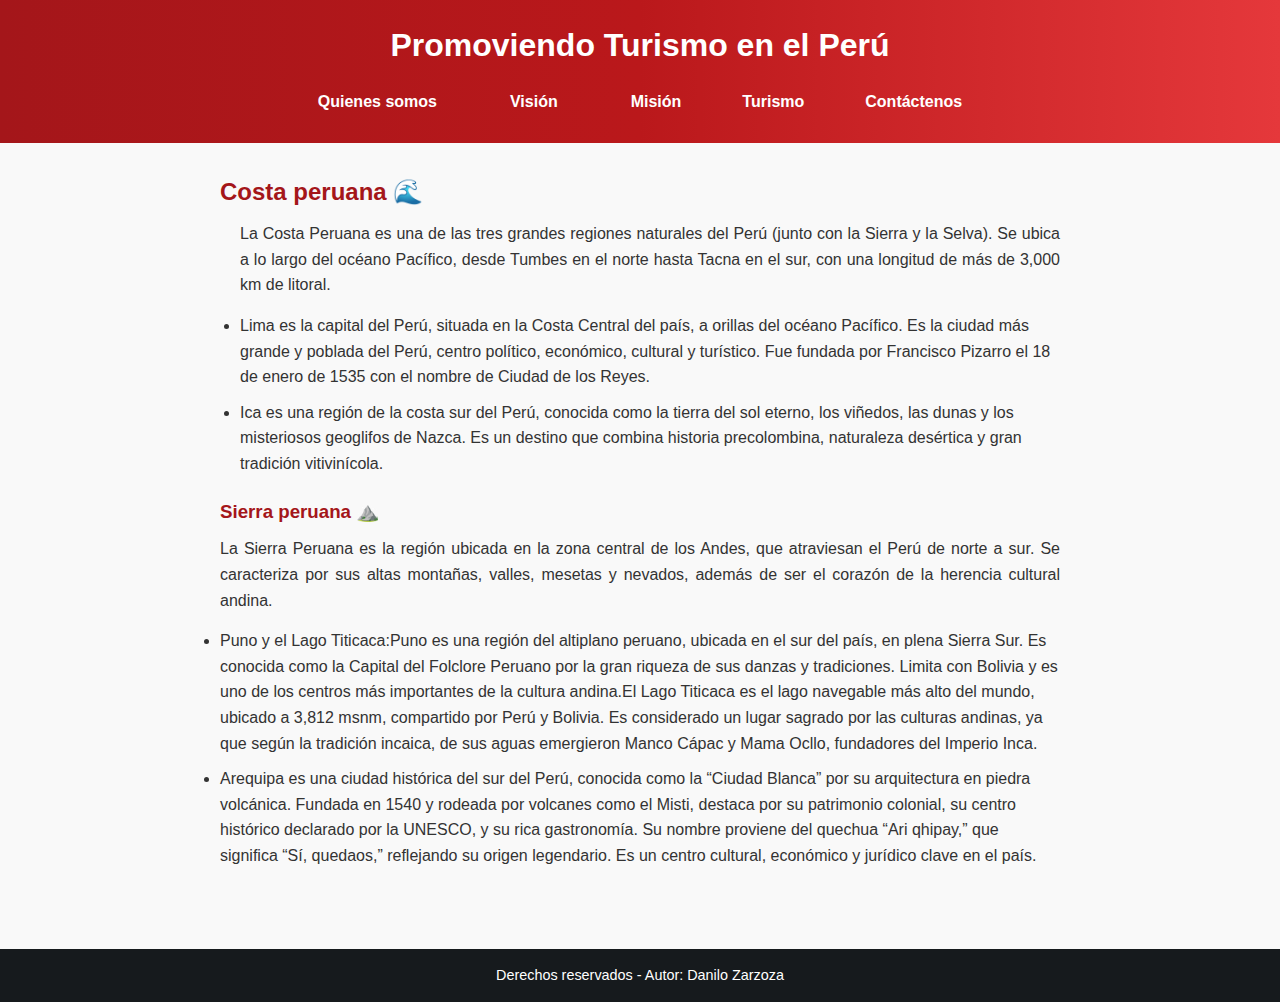
<file: index.html>
<!DOCTYPE html>
<html lang="en">
<head>
    <meta charset="UTF-8">
    <meta name="viewport" content="width=device-width, initial-scale=1.0">
    <title>principal</title>
    <link rel="stylesheet" href="index.css">

     </head> 
<body>

     <header>
             <h1>Promoviendo Turismo en el Perú</h1>
            <nav>
            <ul>


                <li><a href="quienessomos.html">Quienes somos</a></li>
                <li><a href="vision.html">Visión</a></li>
                <li><a href="mision.html">Misión</a></li>
                <li>Turismo
                      <ul>
                <li><a href="cuscoyelvallesagrado.html">Cusco y el Valle Sagrado</a></li>
                <li><a href="lagotiticaca.html">Lago Titicaca</a></li>
                <li><a href="cañondecolca.html">Cañón de Colca</a></li>
                <li><a href="parquenacionalhuascaran.html">Parque Nacional de Huascarán</a></li>
                <li><a href="barranco.html">Barranco y Miraflores</a></li>
                <li><a href="oasis.html">Oasis Huacachina</a></li>
                <li><a href="chanchan.html">Chan Chan</a></li>
                <li><a href="amazonas.html">Amazonia Peruana</a></li>
                <li><a href="parquemanu.html">Nacional Manu y Reserva Nacional de Tambopata</a></li>
                <li><a href="kuelap.html">Kuélap</a></li>
                      </ul>
                       



                </li>
                <li><a href="contactos.html">Contáctenos</a></li>



            </ul>


            </nav>



     </header>

     <main>
        <div>
            <h2>Costa peruana 🌊</h2>
           <ul>
                <p>La Costa Peruana es una de las tres grandes regiones naturales del Perú (junto con la Sierra y la Selva).
Se ubica a lo largo del océano Pacífico, desde Tumbes en el norte hasta Tacna en el sur, con una longitud de más de 3,000 km de litoral.</p>
                <li>Lima es la capital del Perú, situada en la Costa Central del país, a orillas del océano Pacífico. Es la ciudad más grande 
                y poblada del Perú, centro político, económico, cultural y turístico. Fue fundada por Francisco Pizarro el 18 de enero de 1535 con el nombre de Ciudad de los Reyes.</li>
                <li>Ica es una región de la costa sur del Perú, conocida como la tierra del sol eterno, los viñedos, las dunas y los misteriosos geoglifos de Nazca. Es un destino que combina historia precolombina, naturaleza desértica y gran tradición vitivinícola.</li>
           </ul>
               <h3>Sierra peruana ⛰️</h3>
               <p>La Sierra Peruana es la región ubicada en la zona central de los Andes, que atraviesan el Perú de norte a sur. Se caracteriza por sus altas montañas, valles, mesetas y nevados, además de ser el corazón de la herencia cultural andina.</p>
                <li>Puno y el Lago Titicaca:Puno es una región del altiplano peruano, ubicada en el sur del país, en plena Sierra Sur. Es conocida como la Capital del Folclore Peruano por la gran riqueza de sus danzas y tradiciones. Limita con Bolivia y es uno de los centros más importantes de la cultura andina.El Lago Titicaca es el lago navegable más alto del mundo, ubicado a 3,812 msnm, compartido por Perú y Bolivia.
Es considerado un lugar sagrado por las culturas andinas, ya que según la tradición incaica, de sus aguas emergieron Manco Cápac y Mama Ocllo, fundadores del Imperio Inca.</li>
                <li>Arequipa es una ciudad histórica del sur del Perú, conocida como la “Ciudad Blanca” por su arquitectura en piedra volcánica. Fundada en 1540 y rodeada por volcanes como el Misti, destaca por su patrimonio colonial, su centro histórico declarado por la UNESCO, y su rica gastronomía. Su nombre proviene del quechua “Ari qhipay,” que significa “Sí, quedaos,” reflejando su origen legendario. Es un centro cultural, económico y jurídico clave en el país.</li>
        </div>
   
     </main>

      <footer>
    <p>Derechos reservados - Autor: Danilo Zarzoza</p>
  </footer>
</body>
</html>
</file>
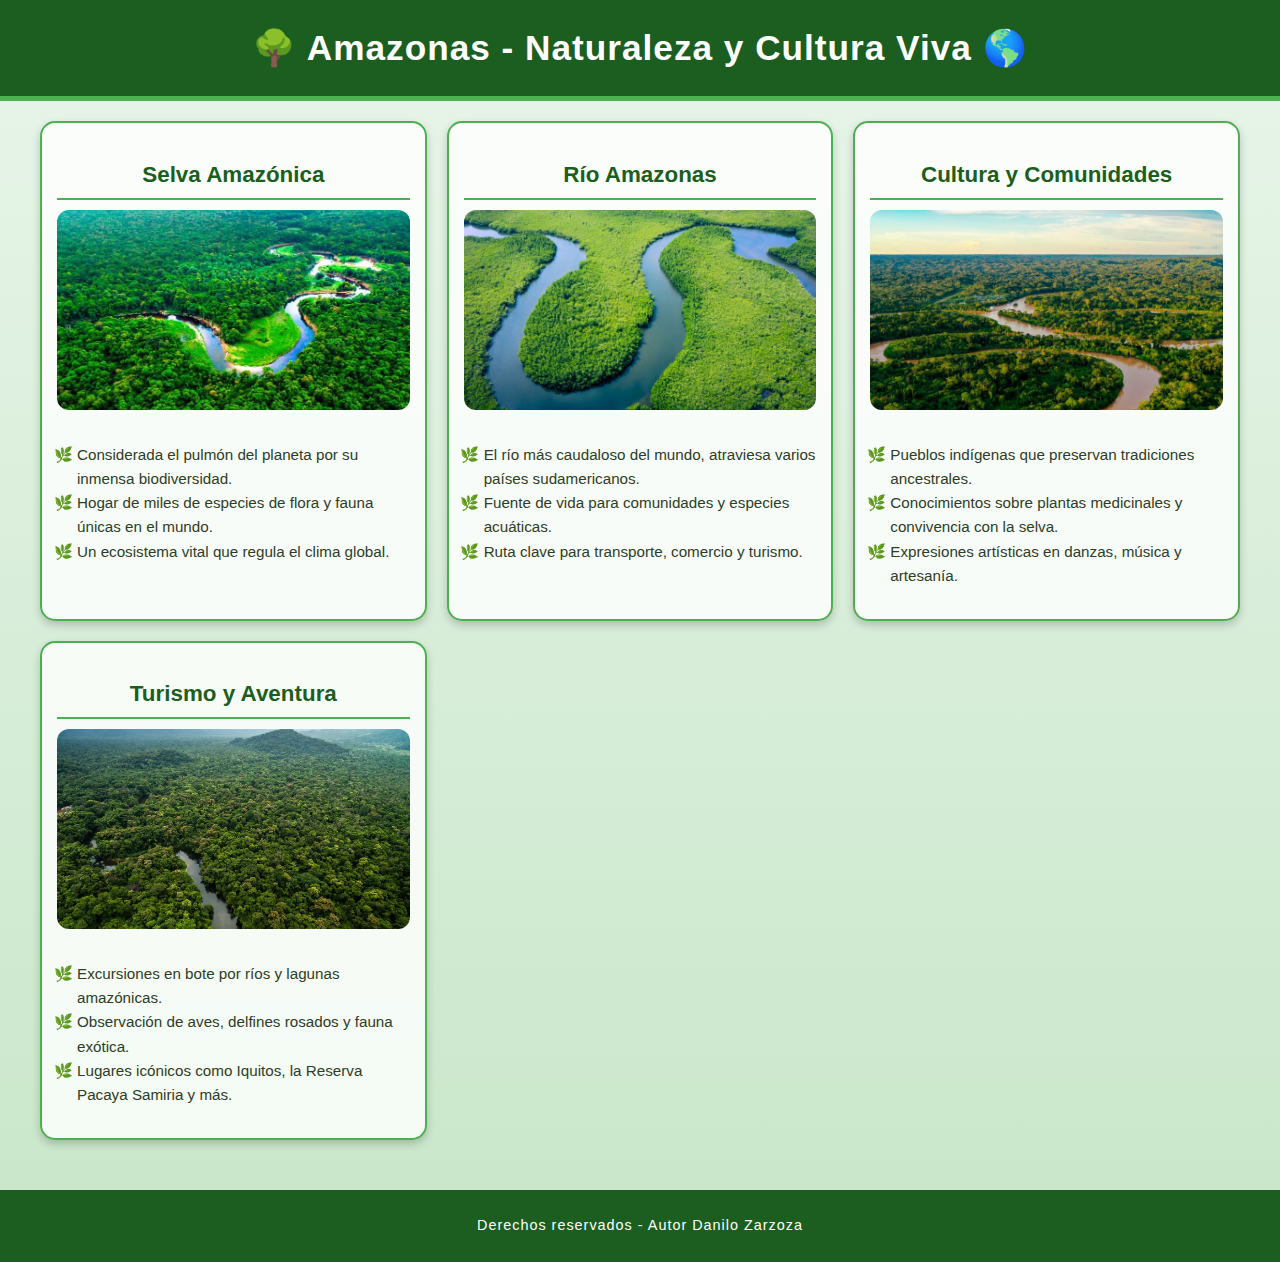
<file: amazonas.html>
<!DOCTYPE html>
<html lang="es">
<head>
    <meta charset="UTF-8">
    <meta name="viewport" content="width=device-width, initial-scale=1.0">
    <title>Amazonas</title>
    <link rel="stylesheet" href="amazonas.css">
</head>
<body>
    <h1>🌳 Amazonas - Naturaleza y Cultura Viva 🌎</h1>

    <div class="Padre">
        <div class="hijo">

            <div class="nieto">
                <h2>Selva Amazónica</h2>
                <img src="amazonia peruana/amazonia1.jpg" alt="Selva Amazónica">
                <ul>
                    <li>Considerada el pulmón del planeta por su inmensa biodiversidad.</li>
                    <li>Hogar de miles de especies de flora y fauna únicas en el mundo.</li>
                    <li>Un ecosistema vital que regula el clima global.</li>
                </ul>
            </div>

            <div class="nieto">
                <h2>Río Amazonas</h2>
                <img src="amazonia peruana/amazonia2.jpg" alt="Río Amazonas">
                <ul>
                    <li>El río más caudaloso del mundo, atraviesa varios países sudamericanos.</li>
                    <li>Fuente de vida para comunidades y especies acuáticas.</li>
                    <li>Ruta clave para transporte, comercio y turismo.</li>
                </ul>
            </div>

            <div class="nieto">
                <h2>Cultura y Comunidades</h2>
                <img src="amazonia peruana/amazonia3.jpg" alt="Comunidades en la Amazonía">
                <ul>
                    <li>Pueblos indígenas que preservan tradiciones ancestrales.</li>
                    <li>Conocimientos sobre plantas medicinales y convivencia con la selva.</li>
                    <li>Expresiones artísticas en danzas, música y artesanía.</li>
                </ul>
            </div>

            <div class="nieto">
                <h2>Turismo y Aventura</h2>
                <img src="amazonia peruana/amazonia4.jpg" alt="Turismo en la Amazonía">
                <ul>
                    <li>Excursiones en bote por ríos y lagunas amazónicas.</li>
                    <li>Observación de aves, delfines rosados y fauna exótica.</li>
                    <li>Lugares icónicos como Iquitos, la Reserva Pacaya Samiria y más.</li>
                </ul>
            </div>

        </div>
    </div>

    <footer>
        <p>Derechos reservados - Autor Danilo Zarzoza</p>
    </footer>

</body>
</html>
</file>
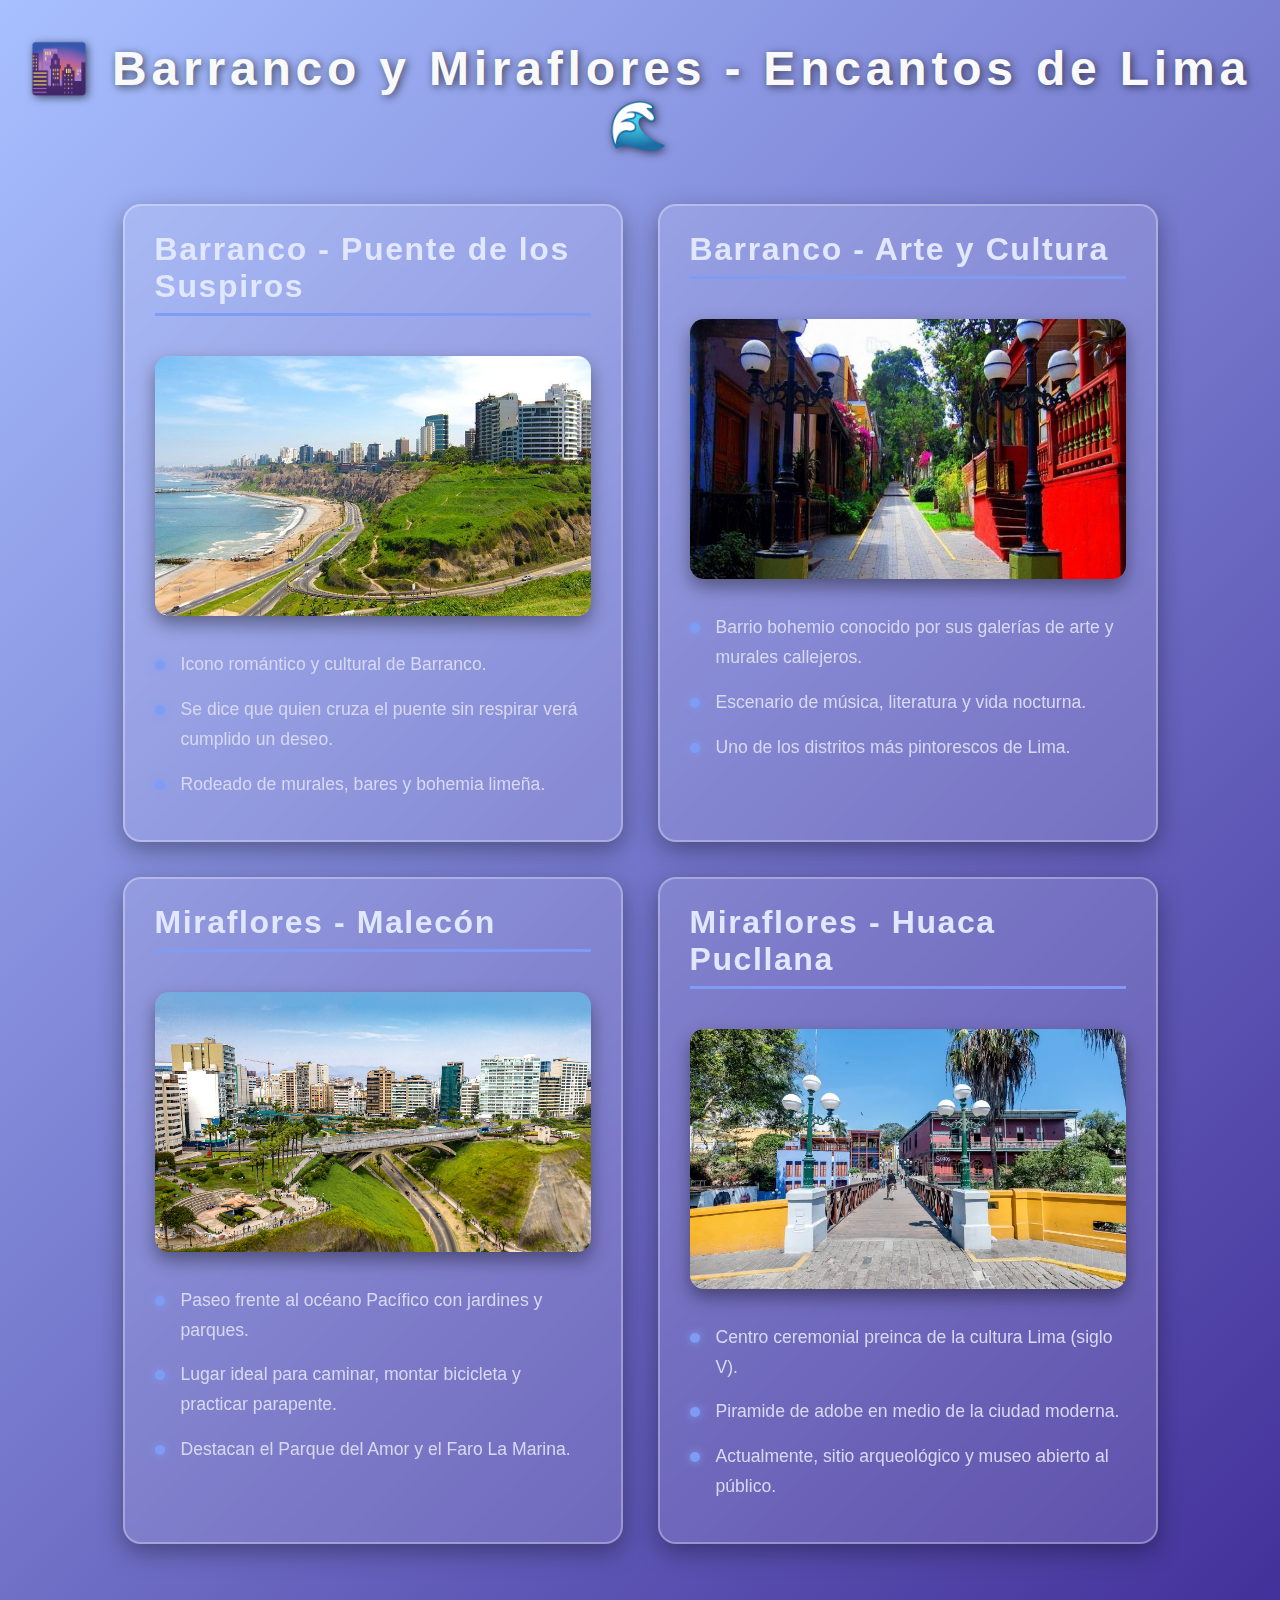
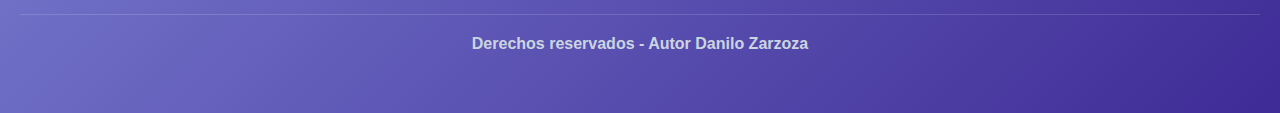
<file: barranco.html>
<!DOCTYPE html>
<html lang="es">
<head>
    <meta charset="UTF-8">
    <meta name="viewport" content="width=device-width, initial-scale=1.0">
    <title>Barranco y Miraflores</title>
    <link rel="stylesheet" href="barranco.css">
</head>
<body>
    <h1>🌆 Barranco y Miraflores - Encantos de Lima 🌊</h1>

    <div class="Padre">
        <div class="hijo">

            <div class="nieto">
                <h2>Barranco - Puente de los Suspiros</h2>
                <img src="barranco y miraflores/barranco1.jpg" alt="Puente de los Suspiros en Barranco">
                <ul>
                    <li>Icono romántico y cultural de Barranco.</li>
                    <li>Se dice que quien cruza el puente sin respirar verá cumplido un deseo.</li>
                    <li>Rodeado de murales, bares y bohemia limeña.</li>
                </ul>
            </div>

            <div class="nieto">
                <h2>Barranco - Arte y Cultura</h2>
                <img src="barranco y miraflores/barranco2.jpg" alt="Arte en Barranco">
                <ul>
                    <li>Barrio bohemio conocido por sus galerías de arte y murales callejeros.</li>
                    <li>Escenario de música, literatura y vida nocturna.</li>
                    <li>Uno de los distritos más pintorescos de Lima.</li>
                </ul>
            </div>

            <div class="nieto">
                <h2>Miraflores - Malecón</h2>
                <img src="barranco y miraflores/barranco3.jpg" alt="Malecón de Miraflores">
                <ul>
                    <li>Paseo frente al océano Pacífico con jardines y parques.</li>
                    <li>Lugar ideal para caminar, montar bicicleta y practicar parapente.</li>
                    <li>Destacan el Parque del Amor y el Faro La Marina.</li>
                </ul>
            </div>

            <div class="nieto">
                <h2>Miraflores - Huaca Pucllana</h2>
                <img src="barranco y miraflores/barranco4.jpg" alt="Huaca Pucllana en Miraflores">
                <ul>
                    <li>Centro ceremonial preinca de la cultura Lima (siglo V).</li>
                    <li>Piramide de adobe en medio de la ciudad moderna.</li>
                    <li>Actualmente, sitio arqueológico y museo abierto al público.</li>
                </ul>
            </div>

        </div>
    </div>

    <footer>
        <p>Derechos reservados - Autor Danilo Zarzoza</p>
    </footer>

</body>
</html>
</file>
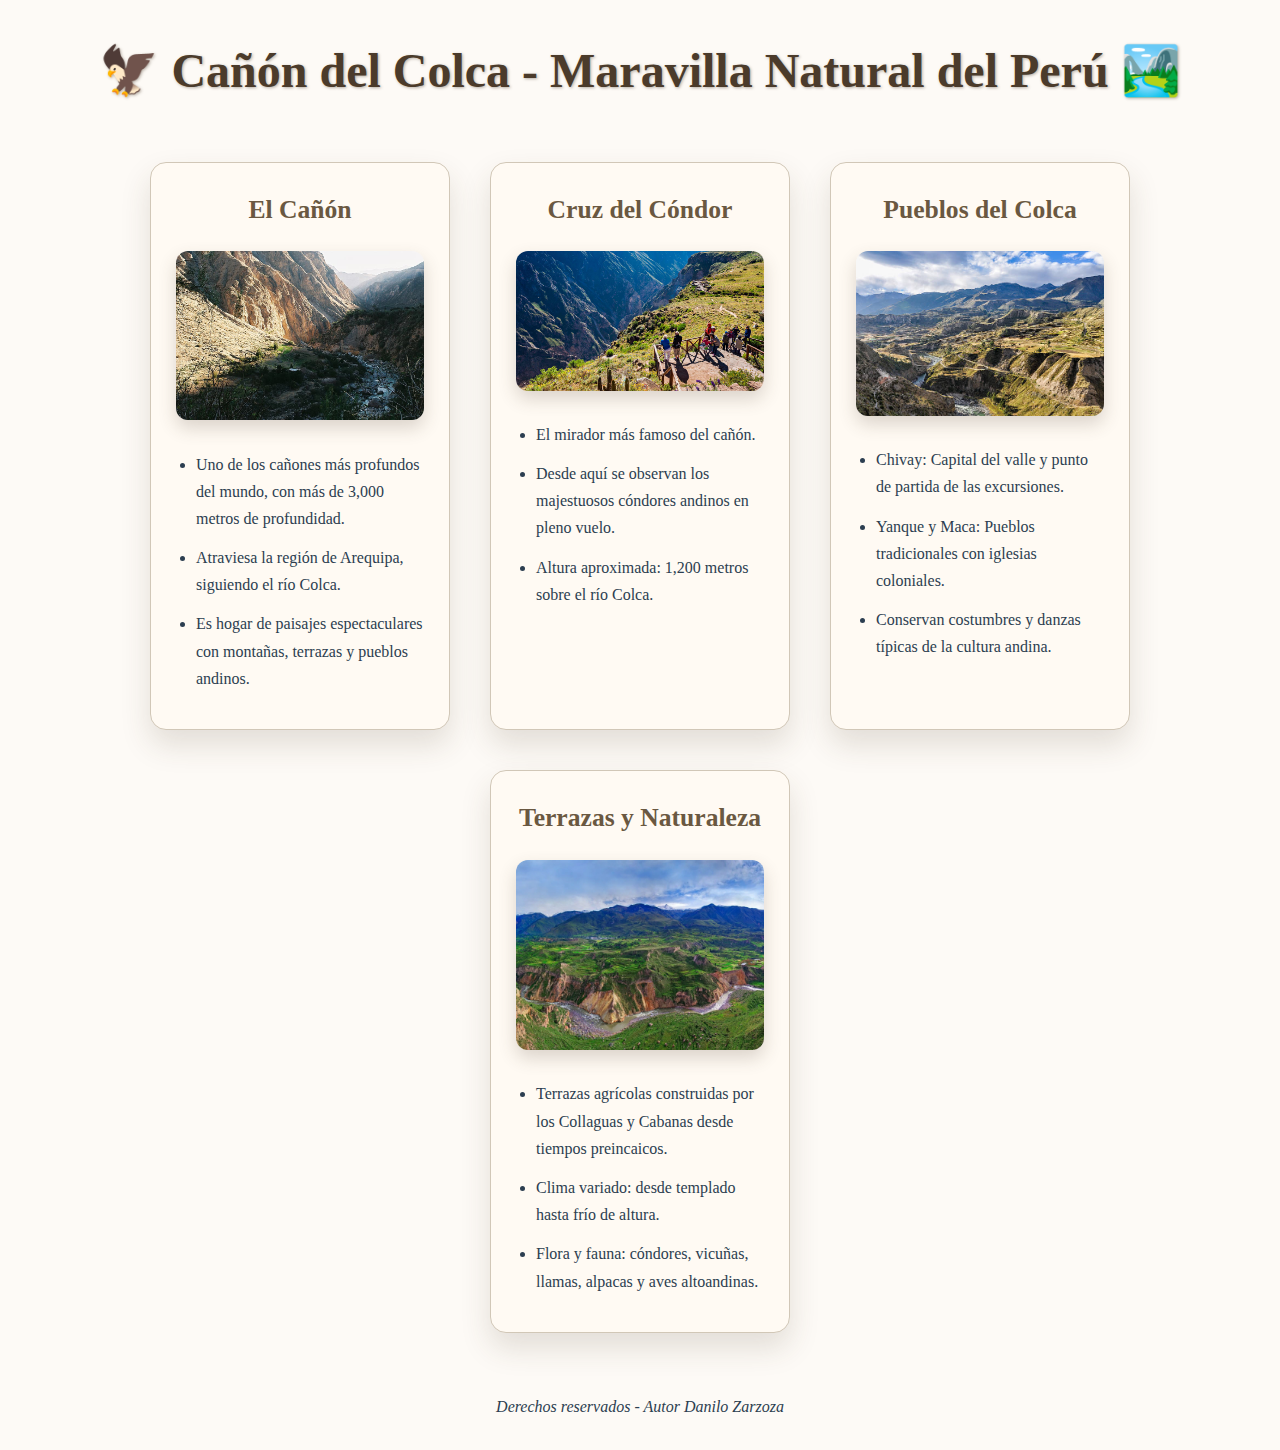
<file: cañondecolca.html>
<!DOCTYPE html>
<html lang="es">
<head>
    <meta charset="UTF-8">
    <meta name="viewport" content="width=device-width, initial-scale=1.0">
    <title>Cañón del Colca</title>
    <link rel="stylesheet" href="cañondecolca.css">
</head>
<body>
    <h1>🦅 Cañón del Colca - Maravilla Natural del Perú 🏞️</h1>

    <div class="Padre">
        <div class="hijo">

            <div class="nieto">
                <h2>El Cañón</h2>
                <img src="cañón de colca/cañon1.jpg" alt="Cañón del Colca">
                <ul>
                    <li>Uno de los cañones más profundos del mundo, con más de 3,000 metros de profundidad.</li>
                    <li>Atraviesa la región de Arequipa, siguiendo el río Colca.</li>
                    <li>Es hogar de paisajes espectaculares con montañas, terrazas y pueblos andinos.</li>
                </ul>
            </div>

            <div class="nieto">
                <h2>Cruz del Cóndor</h2>
                <img src="cañón de colca/Cañon2.jpg" alt="Mirador Cruz del Cóndor">
                <ul>
                    <li>El mirador más famoso del cañón.</li>
                    <li>Desde aquí se observan los majestuosos cóndores andinos en pleno vuelo.</li>
                    <li>Altura aproximada: 1,200 metros sobre el río Colca.</li>
                </ul>
            </div>

            <div class="nieto">
                <h2>Pueblos del Colca</h2>
                <img src="cañón de colca/cañon3.jpg" alt="Pueblo de Chivay en el Colca">
                <ul>
                    <li>Chivay: Capital del valle y punto de partida de las excursiones.</li>
                    <li>Yanque y Maca: Pueblos tradicionales con iglesias coloniales.</li>
                    <li>Conservan costumbres y danzas típicas de la cultura andina.</li>
                </ul>
            </div>

            <div class="nieto">
                <h2>Terrazas y Naturaleza</h2>
                <img src="cañón de colca/cañon4.jpg" alt="Andenes del Colca">
                <ul>
                    <li>Terrazas agrícolas construidas por los Collaguas y Cabanas desde tiempos preincaicos.</li>
                    <li>Clima variado: desde templado hasta frío de altura.</li>
                    <li>Flora y fauna: cóndores, vicuñas, llamas, alpacas y aves altoandinas.</li>
                </ul>
            </div>

        </div>
    </div>

    <footer>
        <p>Derechos reservados - Autor Danilo Zarzoza</p>
    </footer>

</body>
</html>
</file>
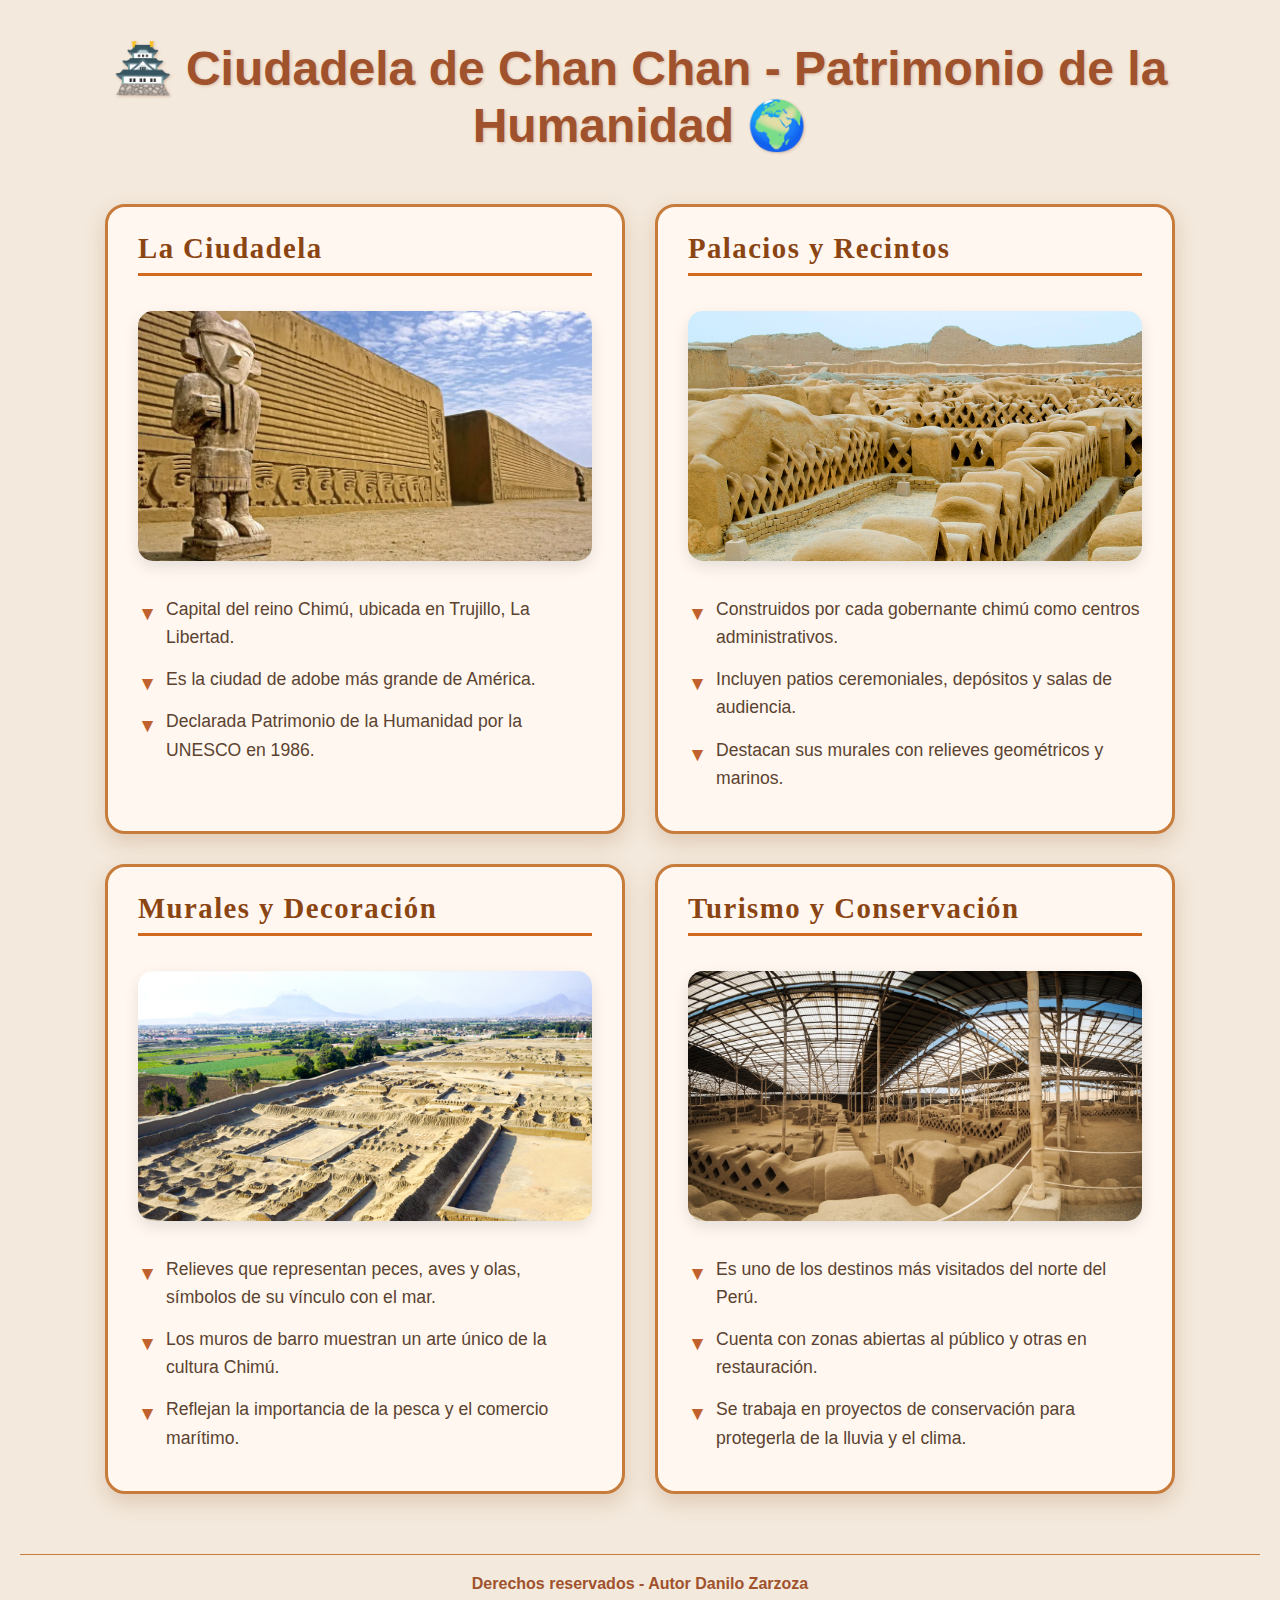
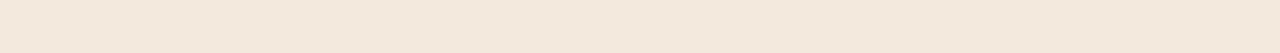
<file: chanchan.html>
<!DOCTYPE html>
<html lang="es">
<head>
    <meta charset="UTF-8">
    <meta name="viewport" content="width=device-width, initial-scale=1.0">
    <title>Chan Chan</title>
    <link rel="stylesheet" href="chanchan.css">
</head>
<body>
    <h1>🏯 Ciudadela de Chan Chan - Patrimonio de la Humanidad 🌍</h1>

    <div class="Padre">
        <div class="hijo">

            <div class="nieto">
                <h2>La Ciudadela</h2>
                <img src="chanchan/chan1.jpg" alt="Ciudadela de Chan Chan">
                <ul>
                    <li>Capital del reino Chimú, ubicada en Trujillo, La Libertad.</li>
                    <li>Es la ciudad de adobe más grande de América.</li>
                    <li>Declarada Patrimonio de la Humanidad por la UNESCO en 1986.</li>
                </ul>
            </div>

            <div class="nieto">
                <h2>Palacios y Recintos</h2>
                <img src="chanchan/chan2.jpg" alt="Palacios de Chan Chan">
                <ul>
                    <li>Construidos por cada gobernante chimú como centros administrativos.</li>
                    <li>Incluyen patios ceremoniales, depósitos y salas de audiencia.</li>
                    <li>Destacan sus murales con relieves geométricos y marinos.</li>
                </ul>
            </div>

            <div class="nieto">
                <h2>Murales y Decoración</h2>
                <img src="chanchan/chan3.jpg" alt="Murales decorativos de Chan Chan">
                <ul>
                    <li>Relieves que representan peces, aves y olas, símbolos de su vínculo con el mar.</li>
                    <li>Los muros de barro muestran un arte único de la cultura Chimú.</li>
                    <li>Reflejan la importancia de la pesca y el comercio marítimo.</li>
                </ul>
            </div>

            <div class="nieto">
                <h2>Turismo y Conservación</h2>
                <img src="chanchan/chan4.jpg" alt="Turismo en Chan Chan">
                <ul>
                    <li>Es uno de los destinos más visitados del norte del Perú.</li>
                    <li>Cuenta con zonas abiertas al público y otras en restauración.</li>
                    <li>Se trabaja en proyectos de conservación para protegerla de la lluvia y el clima.</li>
                </ul>
            </div>

        </div>
    </div>

    <footer>
        <p>Derechos reservados - Autor Danilo Zarzoza</p>
    </footer>

</body>
</html>
</file>
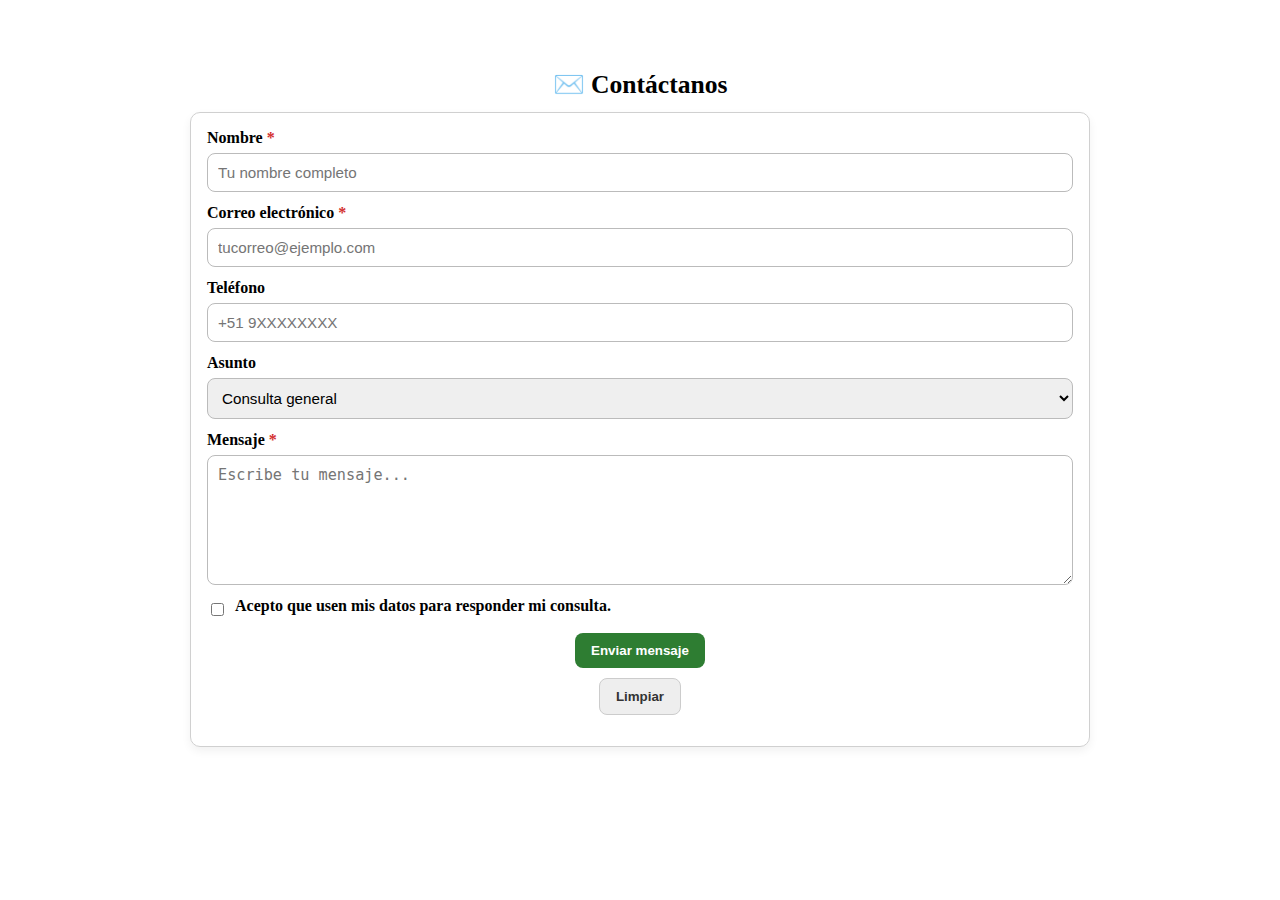
<file: contactos.html>
<!DOCTYPE html>
<html lang="en">
<head>
    <meta charset="UTF-8">
    <meta name="viewport" content="width=device-width, initial-scale=1.0">
    <title>Document</title>
    <link rel="stylesheet" href="contactos.css">
</head>
<body> 
<section id="contacto" class="contact-section">
  <h2>✉️ Contáctanos</h2>

  <form id="contactForm" class="contact-form" novalidate>
    <div class="row">
      <label for="name">Nombre<span class="required"> *</span></label>
      <input type="text" id="name" name="name" required placeholder="Tu nombre completo">
    </div>

    <div class="row">
      <label for="email">Correo electrónico<span class="required"> *</span></label>
      <input type="email" id="email" name="email" required placeholder="tucorreo@ejemplo.com">
    </div>

    <div class="row">
      <label for="phone">Teléfono</label>
      <input type="tel" id="phone" name="phone" placeholder="+51 9XXXXXXXX">
    </div>

    <div class="row">
      <label for="topic">Asunto</label>
      <select id="topic" name="topic">
        <option value="consulta">Consulta general</option>
        <option value="reserva">Reservas / Tours</option>
        <option value="colaboracion">Colaboración</option>
        <option value="otro">Otro</option>
      </select>
    </div>

    <div class="row">
      <label for="message">Mensaje<span class="required"> *</span></label>
      <textarea id="message" name="message" required rows="6" placeholder="Escribe tu mensaje..."></textarea>
    </div>

    <div class="row consent">
      <input type="checkbox" id="consent" name="consent" required>
      <label for="consent">Acepto que usen mis datos para responder mi consulta.</label>
    </div>

    <div class="row actions">
      <button type="submit" id="sendBtn">Enviar mensaje</button>
      <button type="reset" class="secondary">Limpiar</button>
    </div>

    <p id="formMsg" class="form-msg" aria-live="polite"></p>
  </form>
</section>
</file>
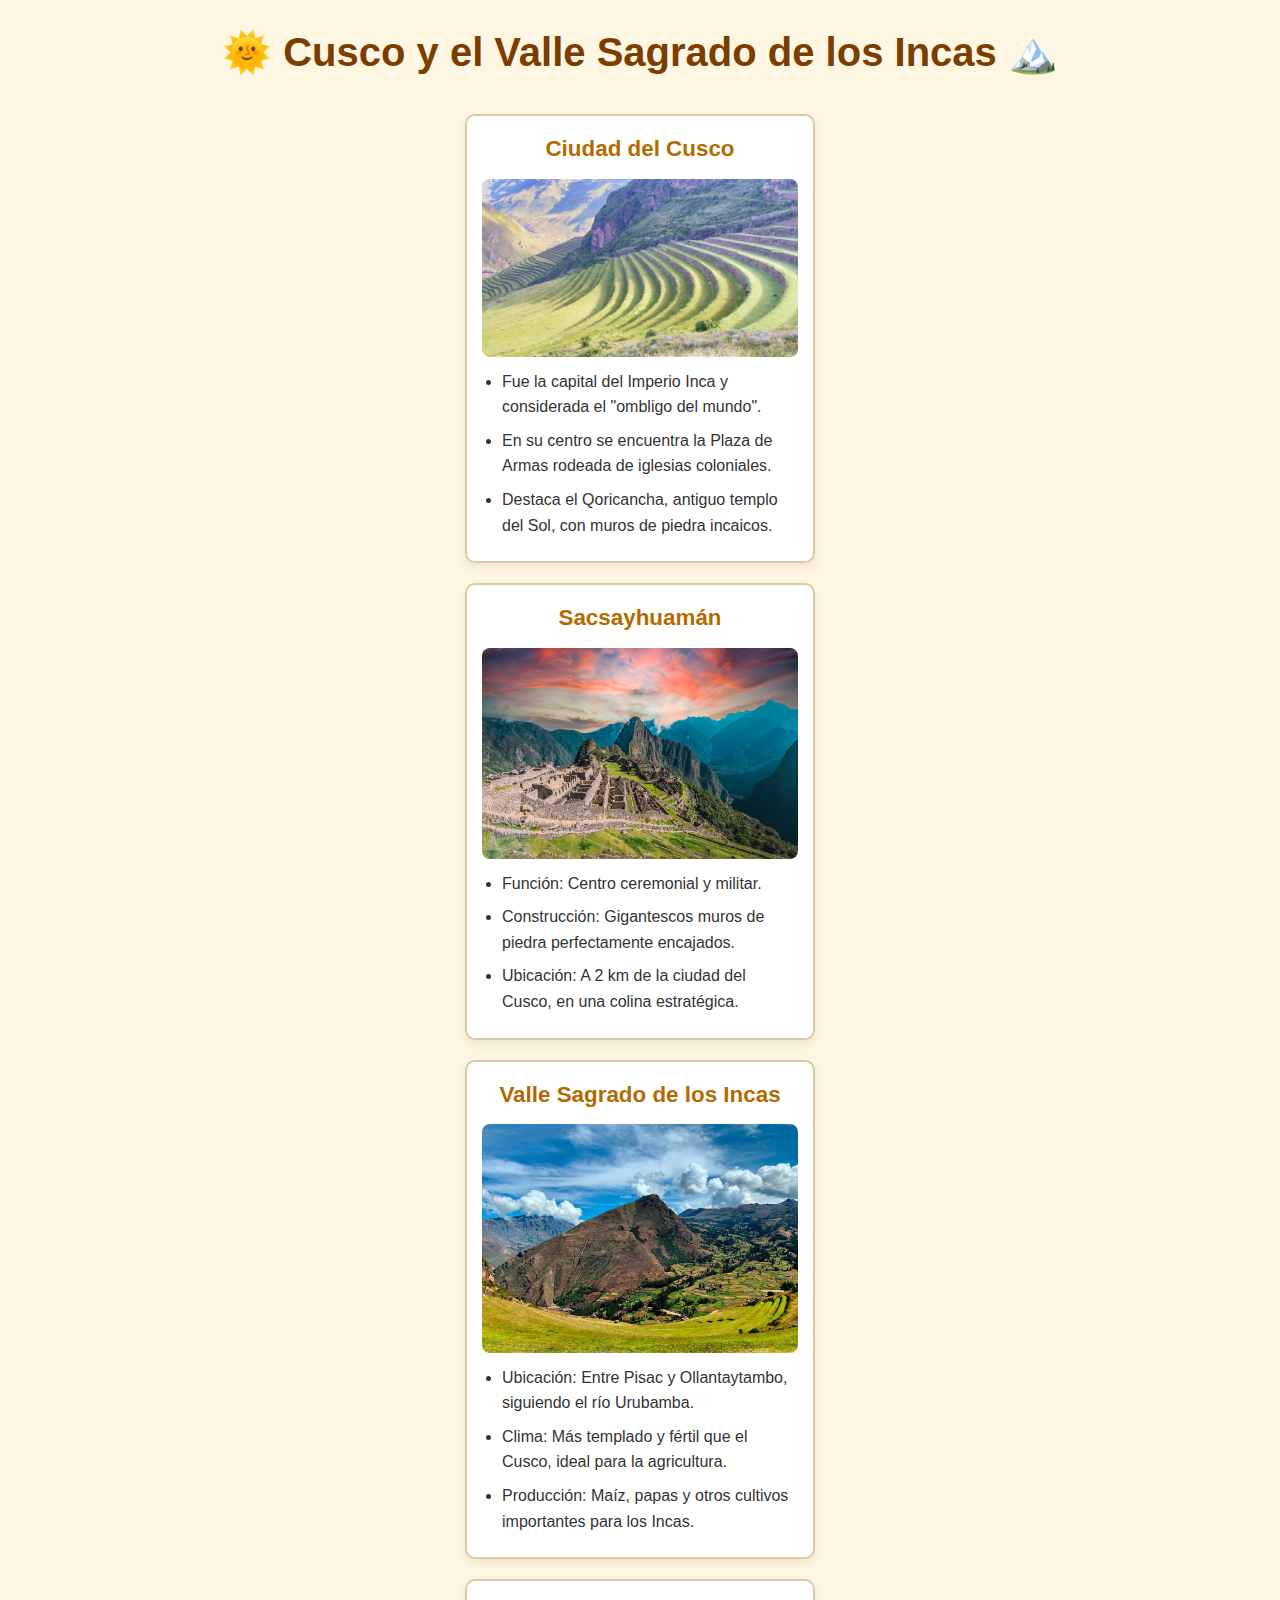
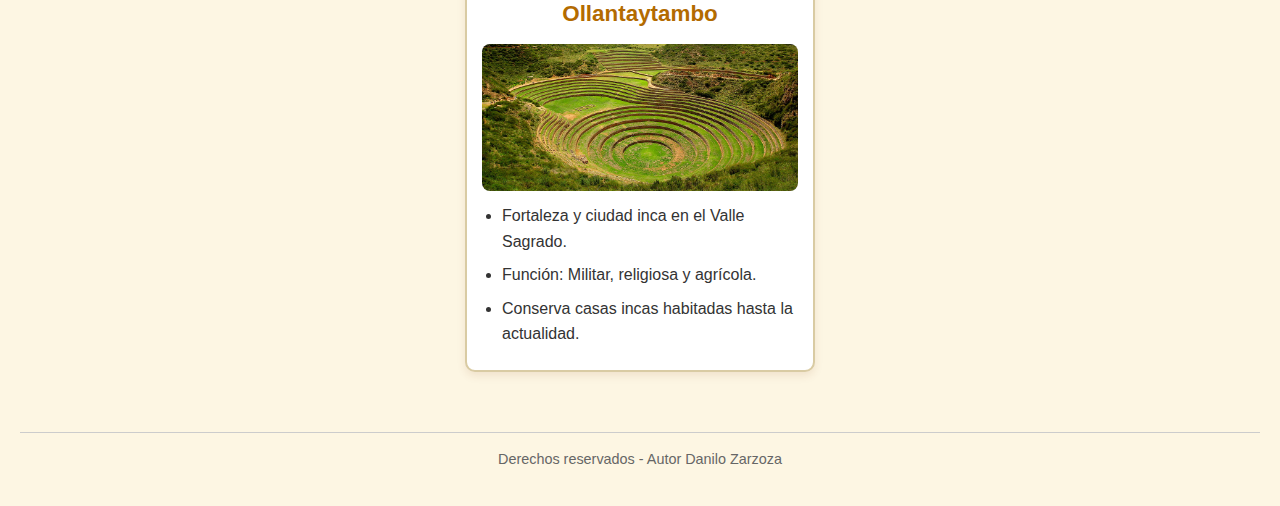
<file: cuscoyelvallesagrado.html>
<!DOCTYPE html>
<html lang="es">
<head>
    <meta charset="UTF-8">
    <meta name="viewport" content="width=device-width, initial-scale=1.0">
    <title>Cusco y el Valle Sagrado</title>
    <link rel="stylesheet" href="cuscoyelvallesagrado.css">
</head>
<body>
    <h1>🌞 Cusco y el Valle Sagrado de los Incas 🏔️</h1>

    <div class="Padre">
        <div class="hijo">

            <div class="nieto">
                <h2>Ciudad del Cusco</h2>
                <img src="vallesagrado/valle1.jpg" alt="Ciudad del Cusco">
                <ul>
                    <li>Fue la capital del Imperio Inca y considerada el "ombligo del mundo".</li>
                    <li>En su centro se encuentra la Plaza de Armas rodeada de iglesias coloniales.</li>
                    <li>Destaca el Qoricancha, antiguo templo del Sol, con muros de piedra incaicos.</li>
                </ul>
            </div>

            <div class="nieto">
                <h2>Sacsayhuamán</h2>
                <img src="vallesagrado/valle2.jpg" alt="Fortaleza de Sacsayhuamán">
                <ul>
                    <li>Función: Centro ceremonial y militar.</li>
                    <li>Construcción: Gigantescos muros de piedra perfectamente encajados.</li>
                    <li>Ubicación: A 2 km de la ciudad del Cusco, en una colina estratégica.</li>
                </ul>
            </div>

            <div class="nieto">
                <h2>Valle Sagrado de los Incas</h2>
                <img src="vallesagrado/valle3.jpg" alt="Valle Sagrado de los Incas">
                <ul>
                    <li>Ubicación: Entre Pisac y Ollantaytambo, siguiendo el río Urubamba.</li>
                    <li>Clima: Más templado y fértil que el Cusco, ideal para la agricultura.</li>
                    <li>Producción: Maíz, papas y otros cultivos importantes para los Incas.</li>
                </ul>
            </div>

            <div class="nieto">
                <h2>Ollantaytambo</h2>
                <img src="vallesagrado/valle4.jpg" alt="Fortaleza de Ollantaytambo">
                <ul>
                    <li>Fortaleza y ciudad inca en el Valle Sagrado.</li>
                    <li>Función: Militar, religiosa y agrícola.</li>
                    <li>Conserva casas incas habitadas hasta la actualidad.</li>
                </ul>
            </div>

        </div>
    </div>

    <footer>
        <p>Derechos reservados - Autor Danilo Zarzoza</p>
    </footer>

</body>
</html>
</file>
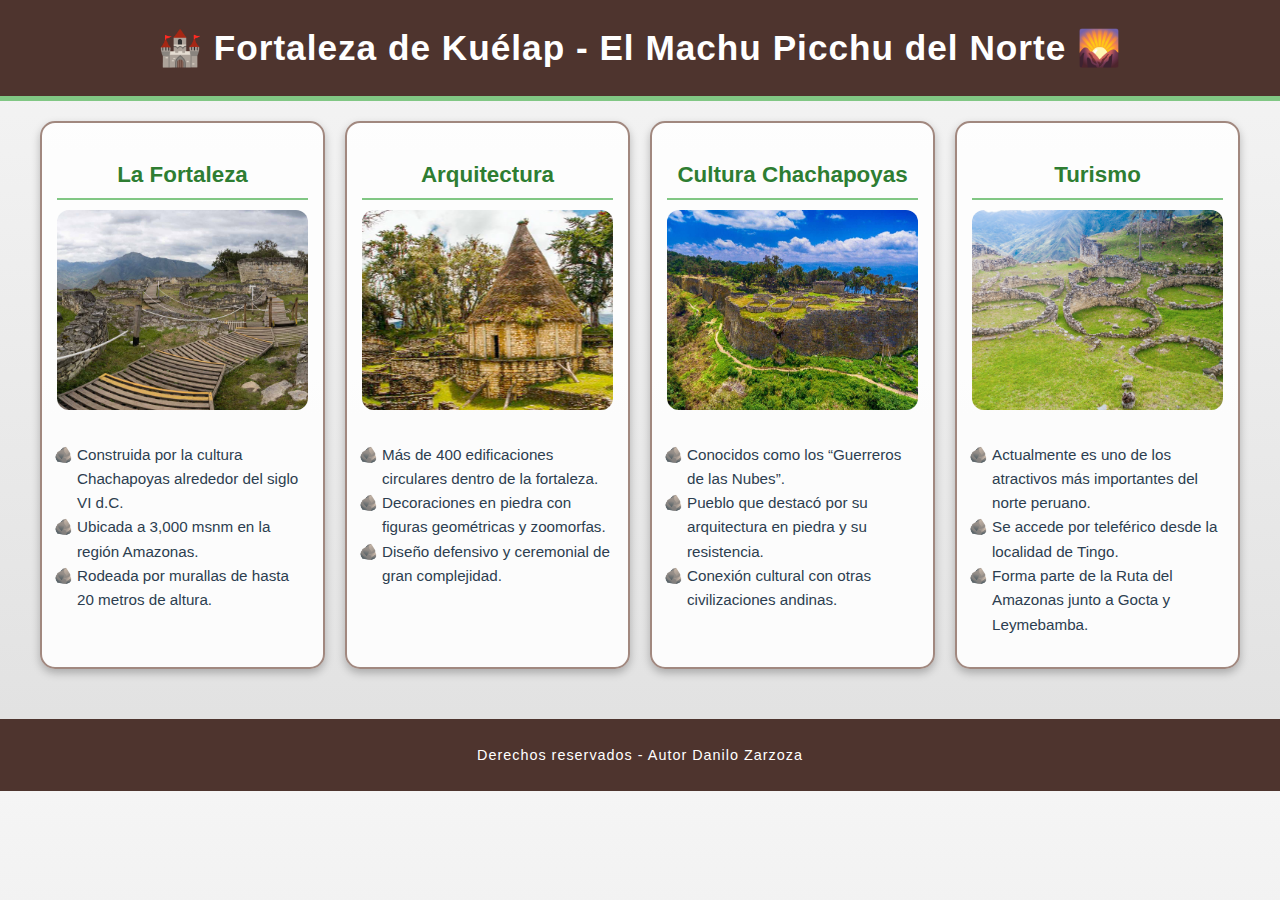
<file: kuelap.html>
<!DOCTYPE html>
<html lang="es">
<head>
    <meta charset="UTF-8">
    <meta name="viewport" content="width=device-width, initial-scale=1.0">
    <title>Kuélap</title>
    <link rel="stylesheet" href="kuelap.css">
</head>
<body>
    <h1>🏰 Fortaleza de Kuélap - El Machu Picchu del Norte 🌄</h1>

    <div class="Padre">
        <div class="hijo">

            <div class="nieto">
                <h2>La Fortaleza</h2>
                <img src="kualap/Kuelap1.jpg" alt="Fortaleza de Kuélap">
                <ul>
                    <li>Construida por la cultura Chachapoyas alrededor del siglo VI d.C.</li>
                    <li>Ubicada a 3,000 msnm en la región Amazonas.</li>
                    <li>Rodeada por murallas de hasta 20 metros de altura.</li>
                </ul>
            </div>

            <div class="nieto">
                <h2>Arquitectura</h2>
                <img src="kualap/Kuelap2.jpg" alt="Arquitectura de Kuélap">
                <ul>
                    <li>Más de 400 edificaciones circulares dentro de la fortaleza.</li>
                    <li>Decoraciones en piedra con figuras geométricas y zoomorfas.</li>
                    <li>Diseño defensivo y ceremonial de gran complejidad.</li>
                </ul>
            </div>

            <div class="nieto">
                <h2>Cultura Chachapoyas</h2>
                <img src="kualap/Kuelap3.jpg" alt="Cultura Chachapoyas en Kuélap">
                <ul>
                    <li>Conocidos como los “Guerreros de las Nubes”.</li>
                    <li>Pueblo que destacó por su arquitectura en piedra y su resistencia.</li>
                    <li>Conexión cultural con otras civilizaciones andinas.</li>
                </ul>
            </div>

            <div class="nieto">
                <h2>Turismo</h2>
                <img src="kualap/Kuelap4.jpg" alt="Turismo en Kuélap">
                <ul>
                    <li>Actualmente es uno de los atractivos más importantes del norte peruano.</li>
                    <li>Se accede por teleférico desde la localidad de Tingo.</li>
                    <li>Forma parte de la Ruta del Amazonas junto a Gocta y Leymebamba.</li>
                </ul>
            </div>

        </div>
    </div>

    <footer>
        <p>Derechos reservados - Autor Danilo Zarzoza</p>
    </footer>

</body>
</html>
</file>
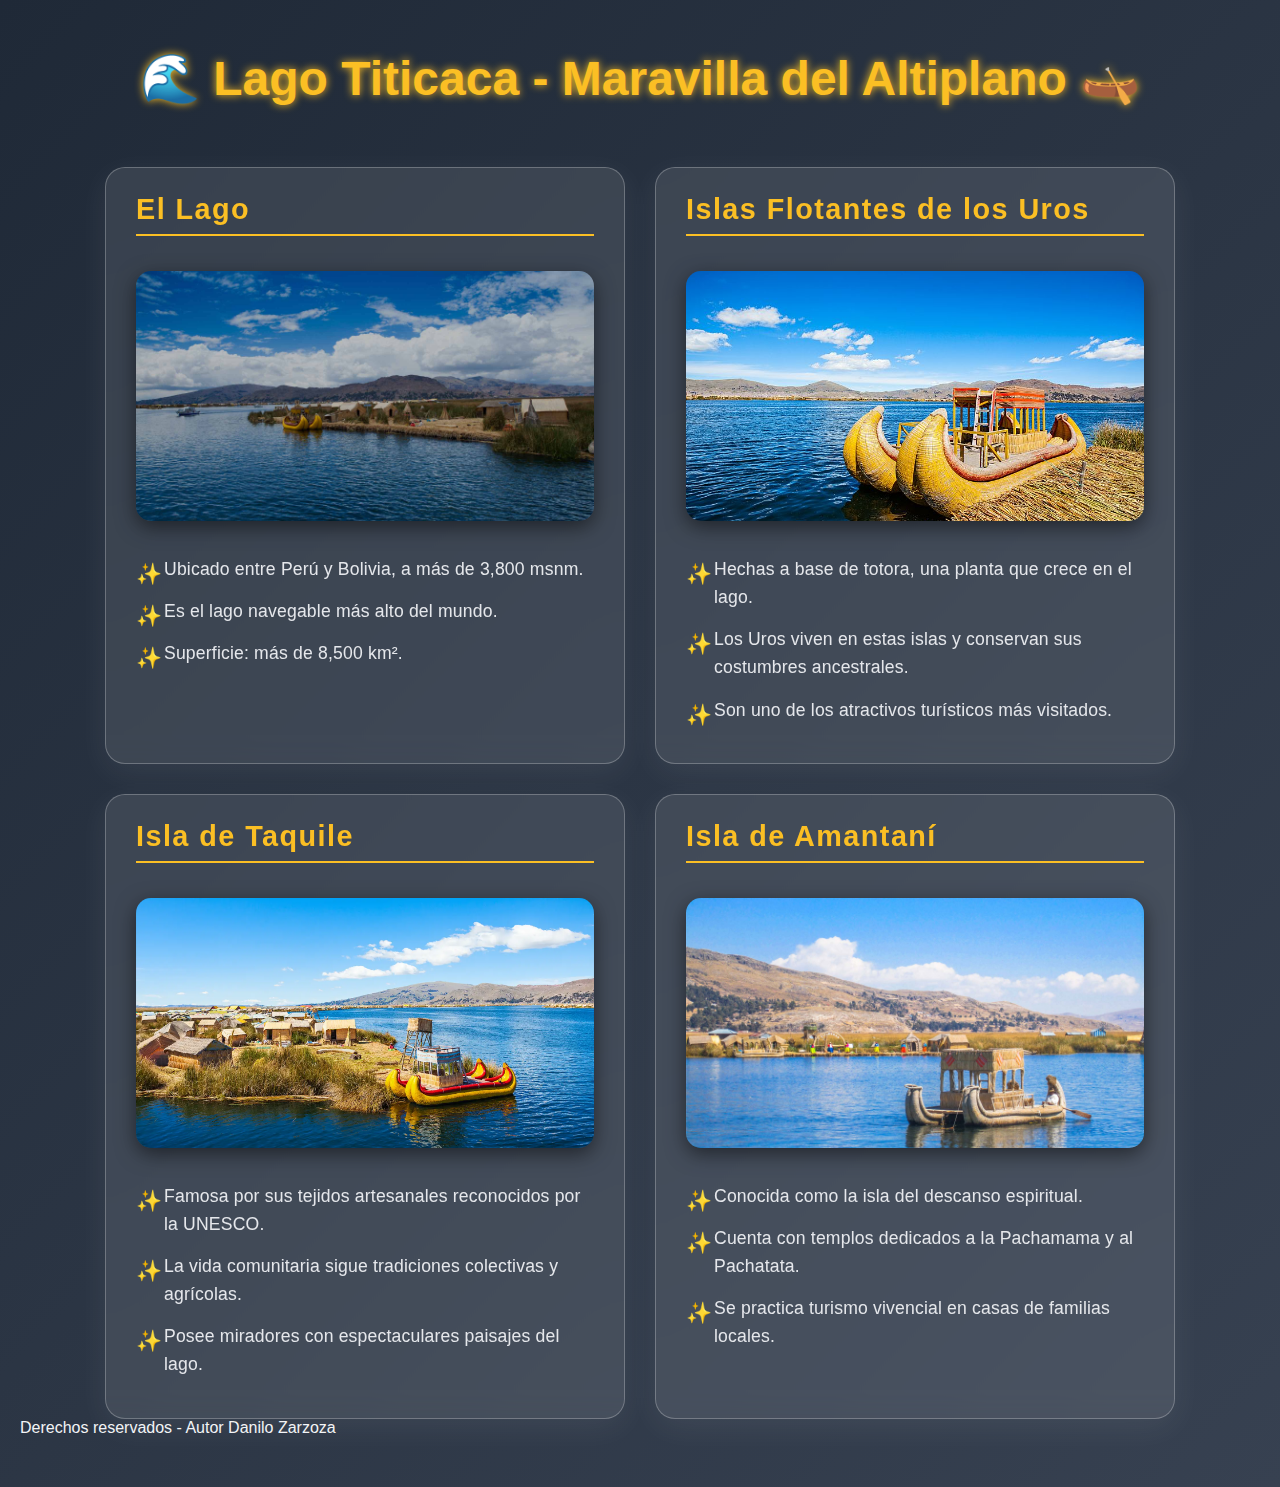
<file: lagotiticaca.html>
<!DOCTYPE html>
<html lang="es">
<head>
    <meta charset="UTF-8">
    <meta name="viewport" content="width=device-width, initial-scale=1.0">
    <title>Lago Titicaca</title>
    <link rel="stylesheet" href="lagotiticaca.css">
</head>
<body>
    <h1>🌊 Lago Titicaca - Maravilla del Altiplano 🛶</h1>

    <div class="Padre">
        <div class="hijo">

            <div class="nieto">
                <h2>El Lago</h2>
                <img src="lagotiticaca/lago1.jpg" alt="Lago Titicaca">
                <ul>
                    <li>Ubicado entre Perú y Bolivia, a más de 3,800 msnm.</li>
                    <li>Es el lago navegable más alto del mundo.</li>
                    <li>Superficie: más de 8,500 km².</li>
                </ul>
            </div>

            <div class="nieto">
                <h2>Islas Flotantes de los Uros</h2>
                <img src="lagotiticaca/lago2.jpg" alt="Islas flotantes de los Uros">
                <ul>
                    <li>Hechas a base de totora, una planta que crece en el lago.</li>
                    <li>Los Uros viven en estas islas y conservan sus costumbres ancestrales.</li>
                    <li>Son uno de los atractivos turísticos más visitados.</li>
                </ul>
            </div>

            <div class="nieto">
                <h2>Isla de Taquile</h2>
                <img src="lagotiticaca/lago3.jpg" alt="Isla de Taquile">
                <ul>
                    <li>Famosa por sus tejidos artesanales reconocidos por la UNESCO.</li>
                    <li>La vida comunitaria sigue tradiciones colectivas y agrícolas.</li>
                    <li>Posee miradores con espectaculares paisajes del lago.</li>
                </ul>
            </div>

            <div class="nieto">
                <h2>Isla de Amantaní</h2>
                <img src="lagotiticaca/lago4.jpg" alt="Isla de Amantaní">
                <ul>
                    <li>Conocida como la isla del descanso espiritual.</li>
                    <li>Cuenta con templos dedicados a la Pachamama y al Pachatata.</li>
                    <li>Se practica turismo vivencial en casas de familias locales.</li>
                </ul>
            </div>

        </div>
    </div>

    <footer>
        <p>Derechos reservados - Autor Danilo Zarzoza</p>
    </footer>

</body>
</html>
</file>
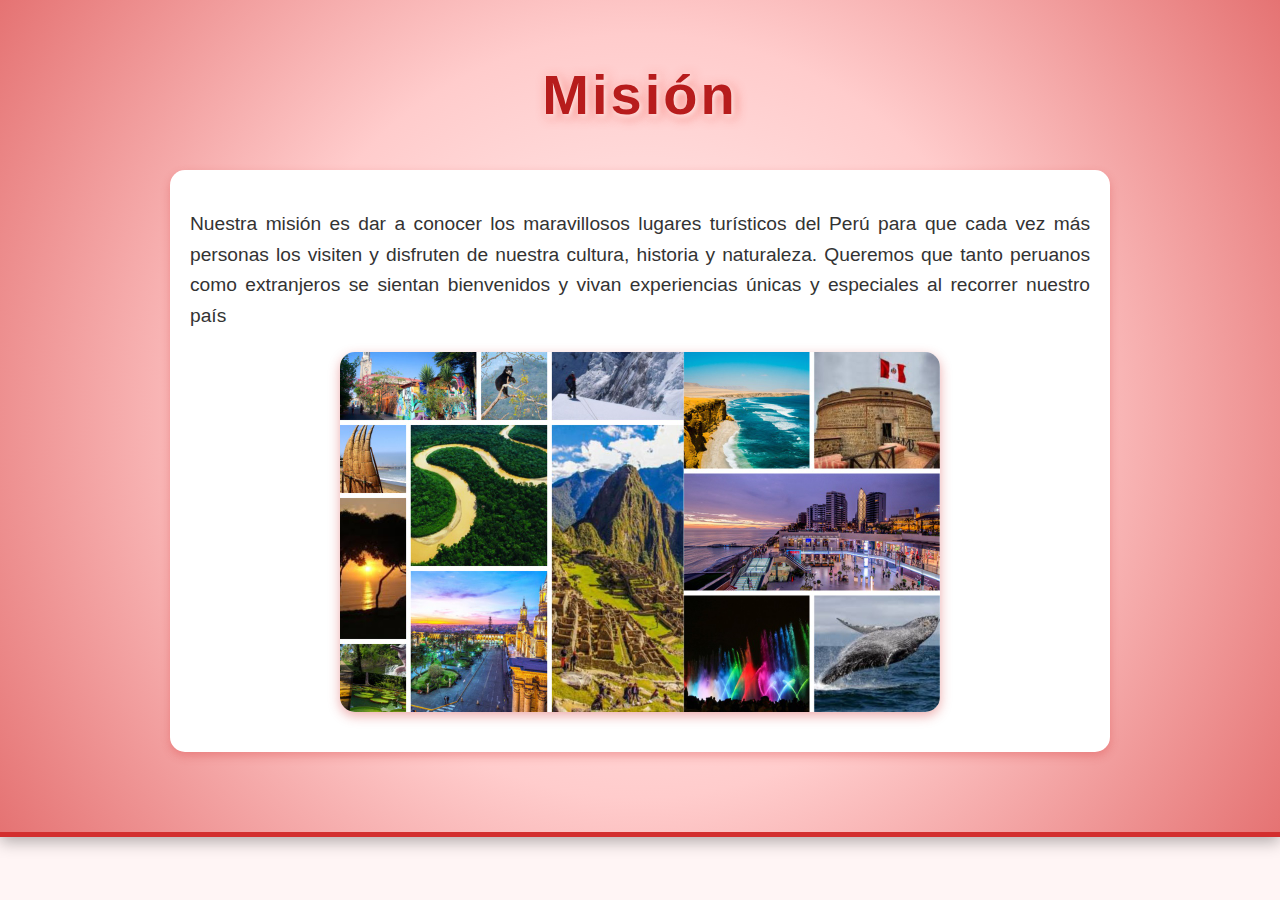
<file: mision.html>
<!DOCTYPE html>
<html lang="en">
<head>
    <meta charset="UTF-8">
    <meta name="viewport" content="width=device-width, initial-scale=1.0">
    <title>Document</title>
    <link rel="stylesheet" href="mision.css">
</head>
<body>

    <header>
    <h1>Misión</h1>
     <div class="padre"div>
        <p>Nuestra misión es dar a conocer los maravillosos lugares turísticos del Perú para que cada vez más personas los visiten y disfruten de nuestra cultura, historia y naturaleza. Queremos que tanto peruanos como extranjeros se sientan bienvenidos y vivan experiencias únicas y especiales al recorrer nuestro país</p>
         <img src="lagotiticaca/Lugares-Turisticos-de-Peru-1.jpg" alt="">



         </header>
</body>
</html>
</file>
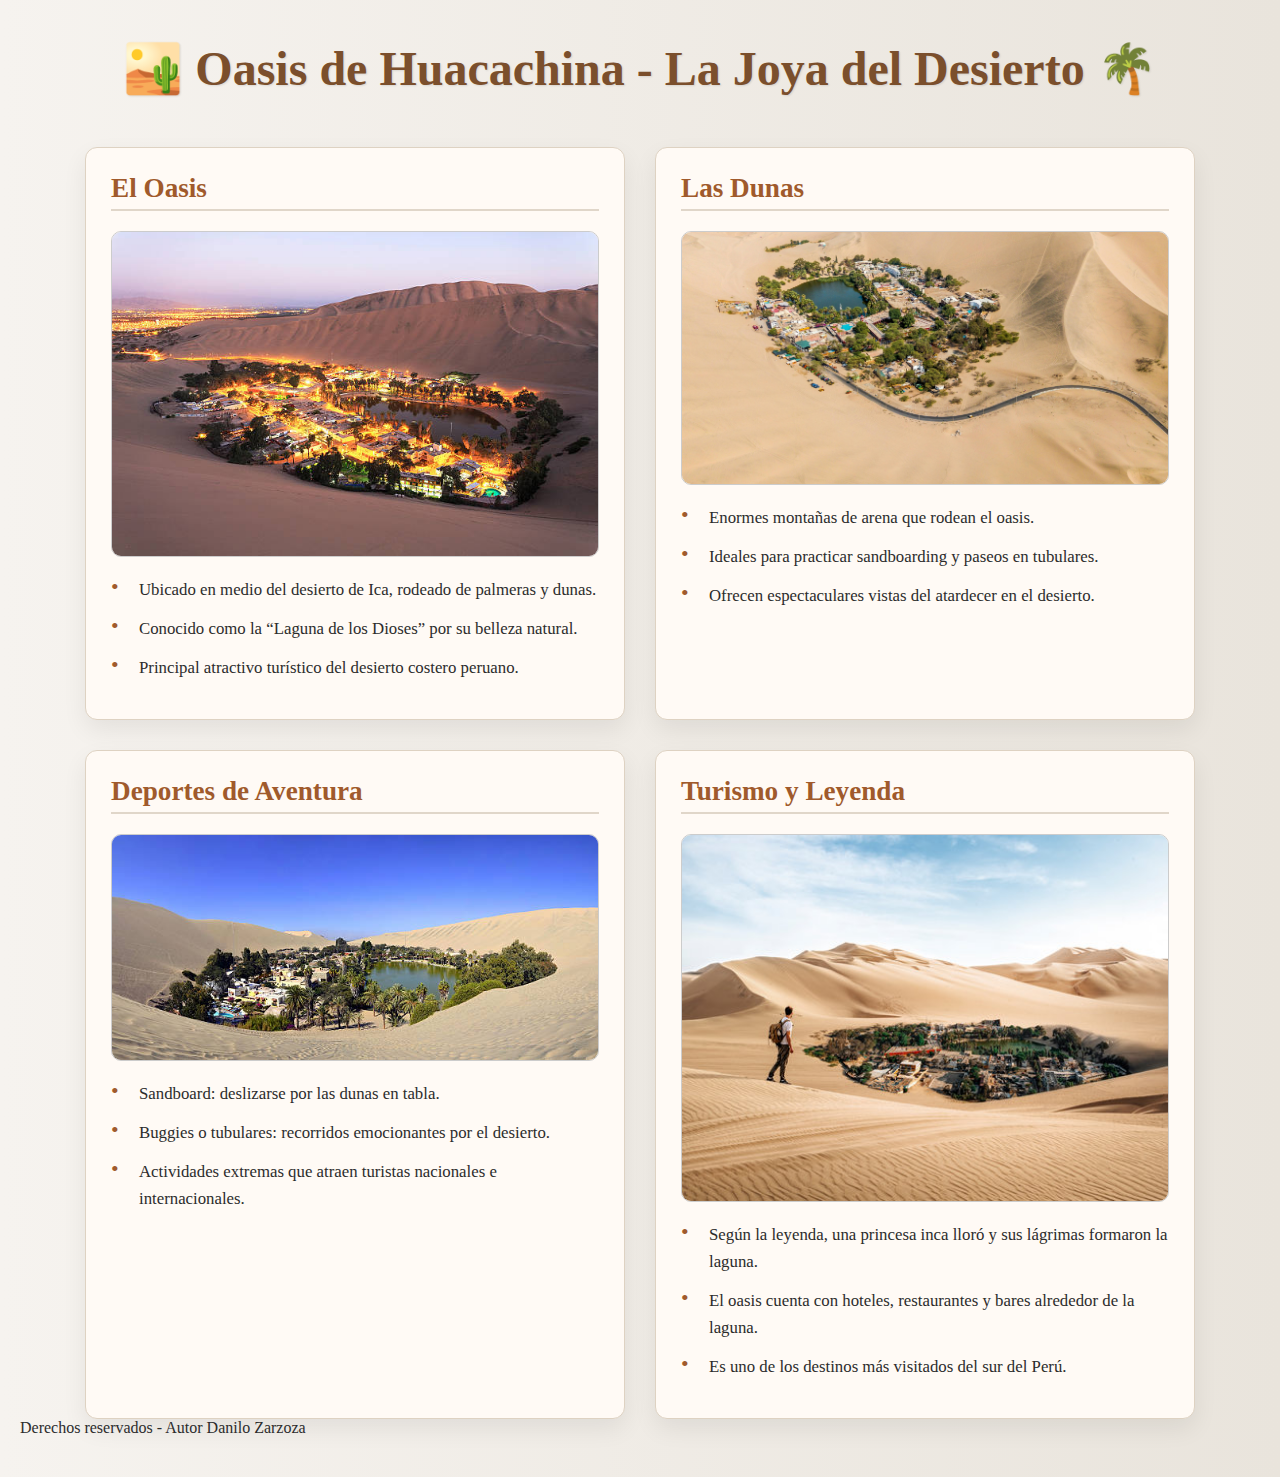
<file: oasis.html>
<!DOCTYPE html>
<html lang="es">
<head>
    <meta charset="UTF-8">
    <meta name="viewport" content="width=device-width, initial-scale=1.0">
    <title>Oasis de Huacachina</title>
    <link rel="stylesheet" href="oasis.css">
</head>
<body>
    <h1>🏜️ Oasis de Huacachina - La Joya del Desierto 🌴</h1>

    <div class="Padre">
        <div class="hijo">

            <div class="nieto">
                <h2>El Oasis</h2>
                <img src="oasis huacachina/oasis2.jpg" alt="Oasis de Huacachina">
                <ul>
                    <li>Ubicado en medio del desierto de Ica, rodeado de palmeras y dunas.</li>
                    <li>Conocido como la “Laguna de los Dioses” por su belleza natural.</li>
                    <li>Principal atractivo turístico del desierto costero peruano.</li>
                </ul>
            </div>

            <div class="nieto">
                <h2>Las Dunas</h2>
                <img src="oasis huacachina/oasis3.jpg" alt="Dunas de Huacachina">
                <ul>
                    <li>Enormes montañas de arena que rodean el oasis.</li>
                    <li>Ideales para practicar sandboarding y paseos en tubulares.</li>
                    <li>Ofrecen espectaculares vistas del atardecer en el desierto.</li>
                </ul>
            </div>

            <div class="nieto">
                <h2>Deportes de Aventura</h2>
                <img src="oasis huacachina/oasis4.jpg" alt="Sandboard en Huacachina">
                <ul>
                    <li>Sandboard: deslizarse por las dunas en tabla.</li>
                    <li>Buggies o tubulares: recorridos emocionantes por el desierto.</li>
                    <li>Actividades extremas que atraen turistas nacionales e internacionales.</li>
                </ul>
            </div>

            <div class="nieto">
                <h2>Turismo y Leyenda</h2>
                <img src="oasis huacachina/osais1.jpg" alt="Leyenda del Oasis de Huacachina">
                <ul>
                    <li>Según la leyenda, una princesa inca lloró y sus lágrimas formaron la laguna.</li>
                    <li>El oasis cuenta con hoteles, restaurantes y bares alrededor de la laguna.</li>
                    <li>Es uno de los destinos más visitados del sur del Perú.</li>
                </ul>
            </div>

        </div>
    </div>

    <footer>
        <p>Derechos reservados - Autor Danilo Zarzoza</p>
    </footer>

</body>
</html>
</file>
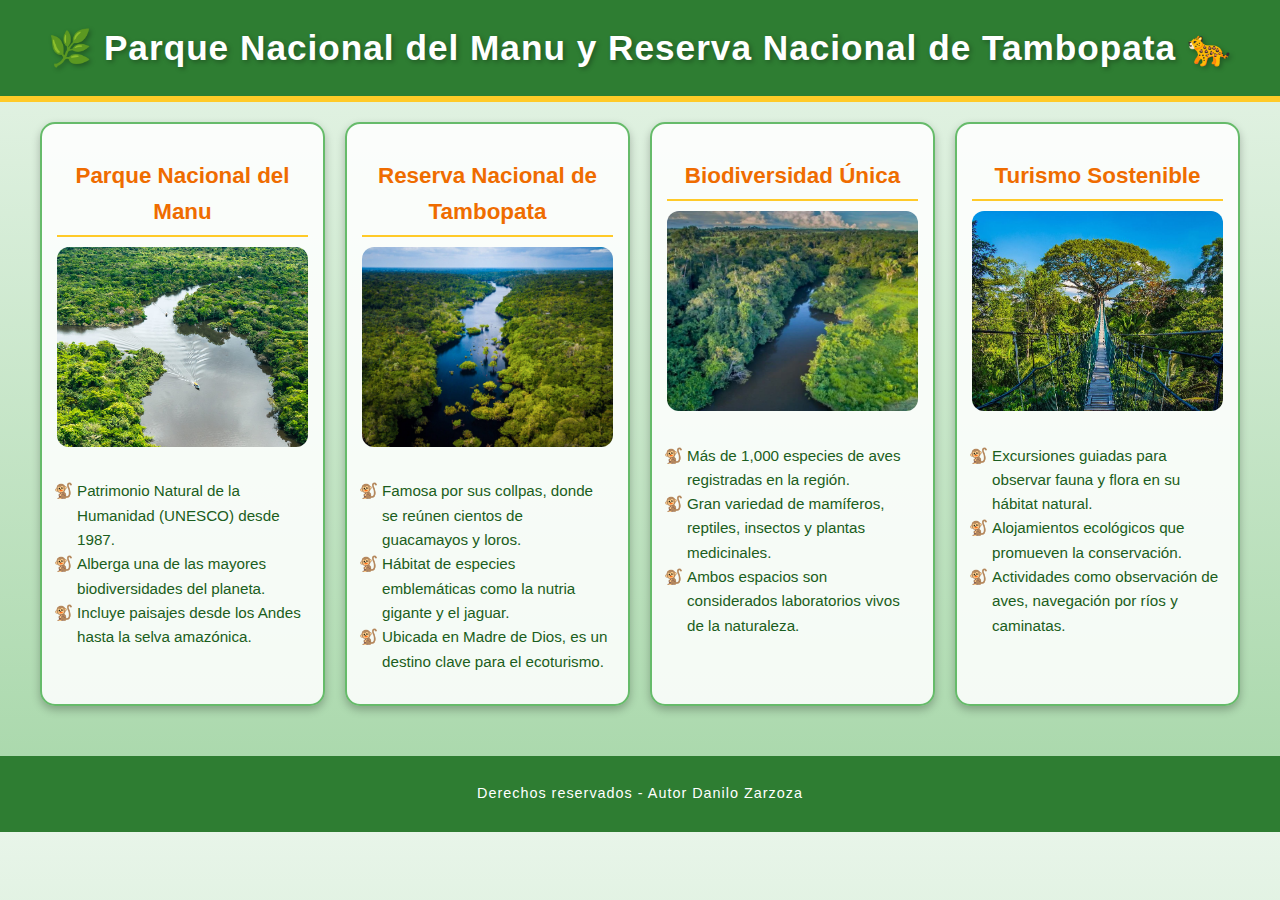
<file: parquemanu.html>
<!DOCTYPE html>
<html lang="es">
<head>
    <meta charset="UTF-8">
    <meta name="viewport" content="width=device-width, initial-scale=1.0">
    <title>Manu y Tambopata</title>
    <link rel="stylesheet" href="parquemanu.css">
</head>
<body>
    <h1>🌿 Parque Nacional del Manu y Reserva Nacional de Tambopata 🐆</h1>

    <div class="Padre">
        <div class="hijo">

            <div class="nieto">
                <h2>Parque Nacional del Manu</h2>
                <img src="parque nacional de manú/manu.jpg" alt="Parque Nacional del Manu">
                <ul>
                    <li>Patrimonio Natural de la Humanidad (UNESCO) desde 1987.</li>
                    <li>Alberga una de las mayores biodiversidades del planeta.</li>
                    <li>Incluye paisajes desde los Andes hasta la selva amazónica.</li>
                </ul>
            </div>

            <div class="nieto">
                <h2>Reserva Nacional de Tambopata</h2>
                <img src="parque nacional de manú/manu2.jpg" alt="Reserva Nacional de Tambopata">
                <ul>
                    <li>Famosa por sus collpas, donde se reúnen cientos de guacamayos y loros.</li>
                    <li>Hábitat de especies emblemáticas como la nutria gigante y el jaguar.</li>
                    <li>Ubicada en Madre de Dios, es un destino clave para el ecoturismo.</li>
                </ul>
            </div>

            <div class="nieto">
                <h2>Biodiversidad Única</h2>
                <img src="parque nacional de manú/manu3.jpg" alt="Biodiversidad en Manu y Tambopata">
                <ul>
                    <li>Más de 1,000 especies de aves registradas en la región.</li>
                    <li>Gran variedad de mamíferos, reptiles, insectos y plantas medicinales.</li>
                    <li>Ambos espacios son considerados laboratorios vivos de la naturaleza.</li>
                </ul>
            </div>

            <div class="nieto">
                <h2>Turismo Sostenible</h2>
                <img src="parque nacional de manú/manu4.jpg" alt="Turismo en Manu y Tambopata">
                <ul>
                    <li>Excursiones guiadas para observar fauna y flora en su hábitat natural.</li>
                    <li>Alojamientos ecológicos que promueven la conservación.</li>
                    <li>Actividades como observación de aves, navegación por ríos y caminatas.</li>
                </ul>
            </div>

        </div>
    </div>

    <footer>
        <p>Derechos reservados - Autor Danilo Zarzoza</p>
    </footer>

</body>
</html>
</file>
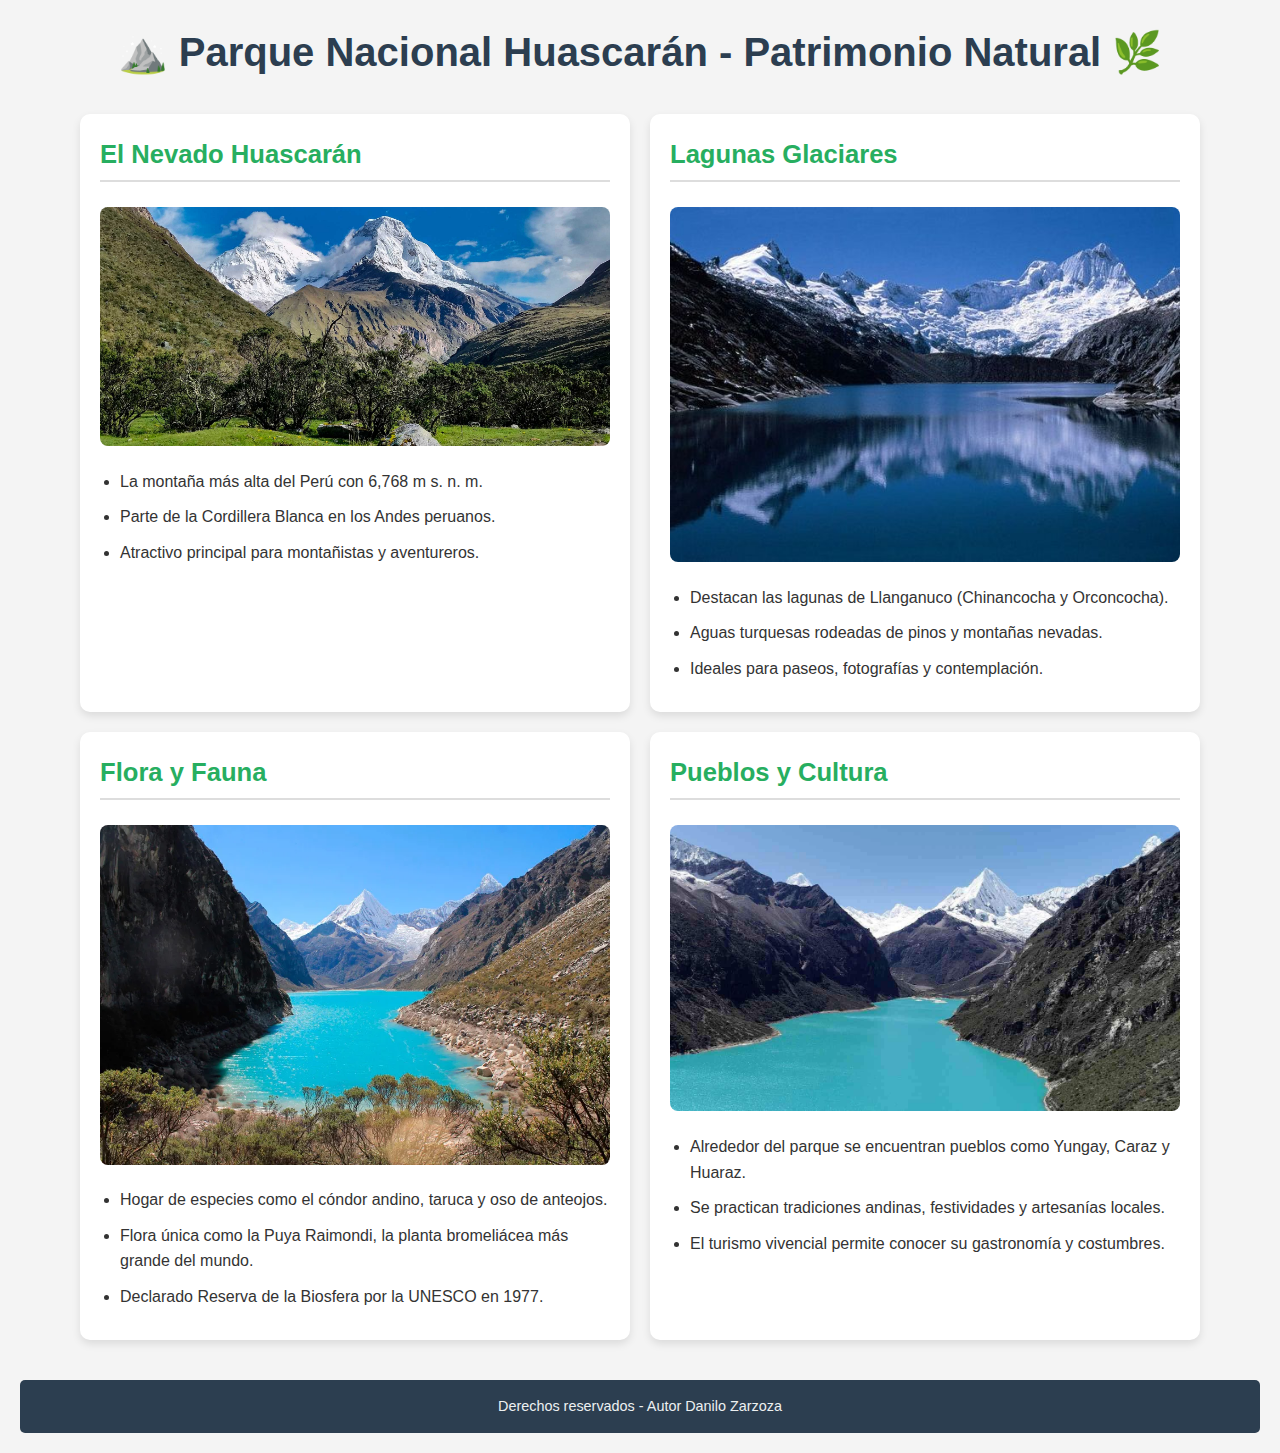
<file: parquenacionalhuascaran.html>
<!DOCTYPE html>
<html lang="es">
<head>
    <meta charset="UTF-8">
    <meta name="viewport" content="width=device-width, initial-scale=1.0">
    <title>Parque Nacional Huascarán</title>
    <link rel="stylesheet" href="parquenacionalhuascaran.css">
</head>
<body>
    <h1>⛰️ Parque Nacional Huascarán - Patrimonio Natural 🌿</h1>

    <div class="Padre">
        <div class="hijo">

            <div class="nieto">
                <h2>El Nevado Huascarán</h2>
                <img src="parquenacionalhuaráz/parque1.jpg" alt="Nevado Huascarán">
                <ul>
                    <li>La montaña más alta del Perú con 6,768 m s. n. m.</li>
                    <li>Parte de la Cordillera Blanca en los Andes peruanos.</li>
                    <li>Atractivo principal para montañistas y aventureros.</li>
                </ul>
            </div>

            <div class="nieto">
                <h2>Lagunas Glaciares</h2>
                <img src="parquenacionalhuaráz/parque2.jpg" alt="Laguna de Llanganuco">
                <ul>
                    <li>Destacan las lagunas de Llanganuco (Chinancocha y Orconcocha).</li>
                    <li>Aguas turquesas rodeadas de pinos y montañas nevadas.</li>
                    <li>Ideales para paseos, fotografías y contemplación.</li>
                </ul>
            </div>

            <div class="nieto">
                <h2>Flora y Fauna</h2>
                <img src="parquenacionalhuaráz/parque3.jpg" alt="Fauna del Huascarán">
                <ul>
                    <li>Hogar de especies como el cóndor andino, taruca y oso de anteojos.</li>
                    <li>Flora única como la Puya Raimondi, la planta bromeliácea más grande del mundo.</li>
                    <li>Declarado Reserva de la Biosfera por la UNESCO en 1977.</li>
                </ul>
            </div>

            <div class="nieto">
                <h2>Pueblos y Cultura</h2>
                <img src="parquenacionalhuaráz/parque4.jpg" alt="Cultura alrededor del Huascarán">
                <ul>
                    <li>Alrededor del parque se encuentran pueblos como Yungay, Caraz y Huaraz.</li>
                    <li>Se practican tradiciones andinas, festividades y artesanías locales.</li>
                    <li>El turismo vivencial permite conocer su gastronomía y costumbres.</li>
                </ul>
            </div>

        </div>
    </div>

    <footer>
        <p>Derechos reservados - Autor Danilo Zarzoza</p>
    </footer>

</body>
</html>
</file>
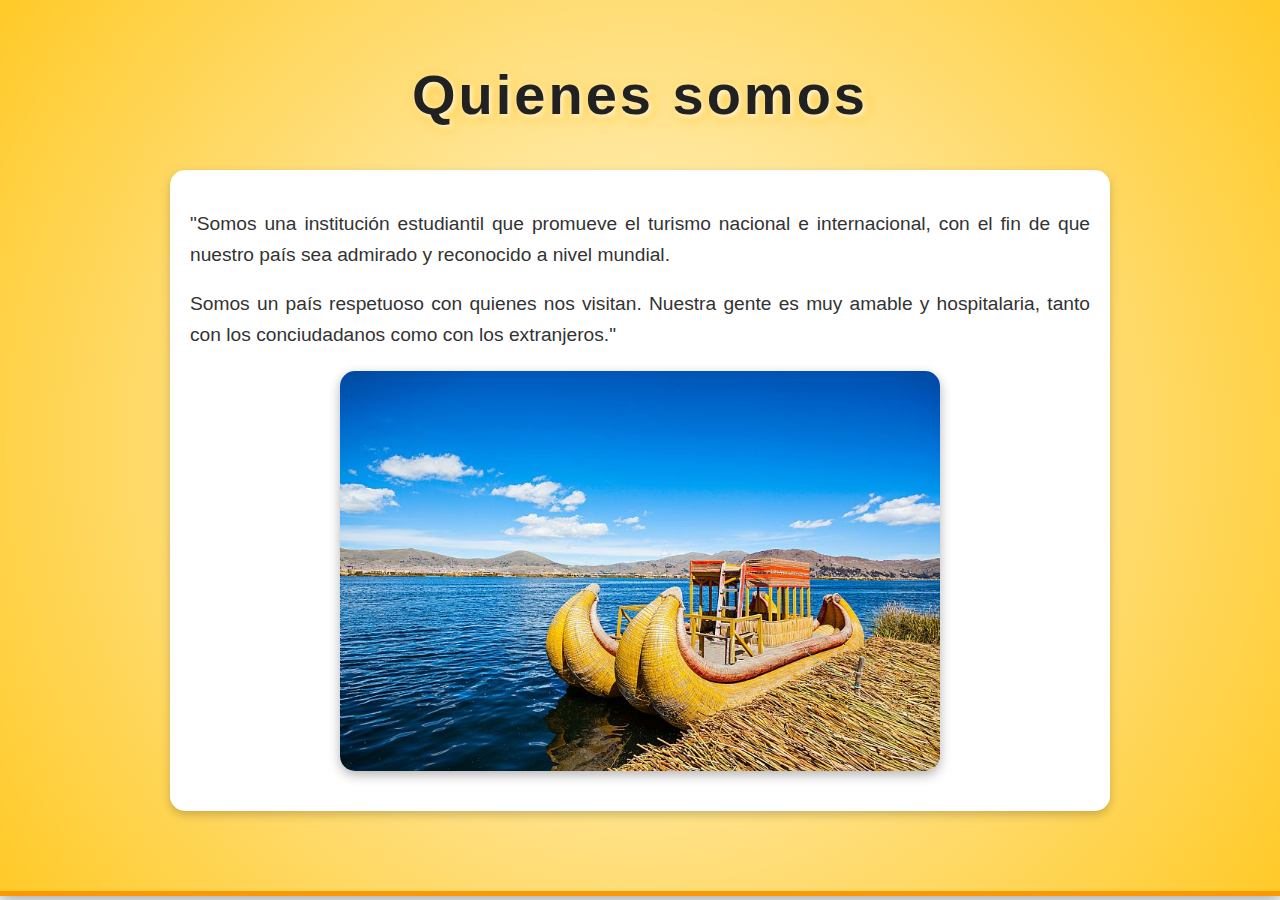
<file: quienessomos.html>
<!DOCTYPE html>
<html lang="en">
<head>
    <meta charset="UTF-8">
    <meta name="viewport" content="width=device-width, initial-scale=1.0">
    <title>Document</title>
    <link rel="stylesheet" href="quienessomos.css">
</head>
<body>

    <header>
    <h1>Quienes somos</h1>
     <div class="padre"div>
        <p>"Somos una institución estudiantil que promueve el turismo nacional e internacional, con el fin de que nuestro país sea admirado y reconocido a nivel mundial.</p>
         <p>Somos un país respetuoso con quienes nos visitan. Nuestra gente es muy amable y hospitalaria, tanto con los conciudadanos como con los extranjeros."</p>
         <img src="lagotiticaca/lago2.jpg" alt="">



         </header>
</body>
</html>
</file>
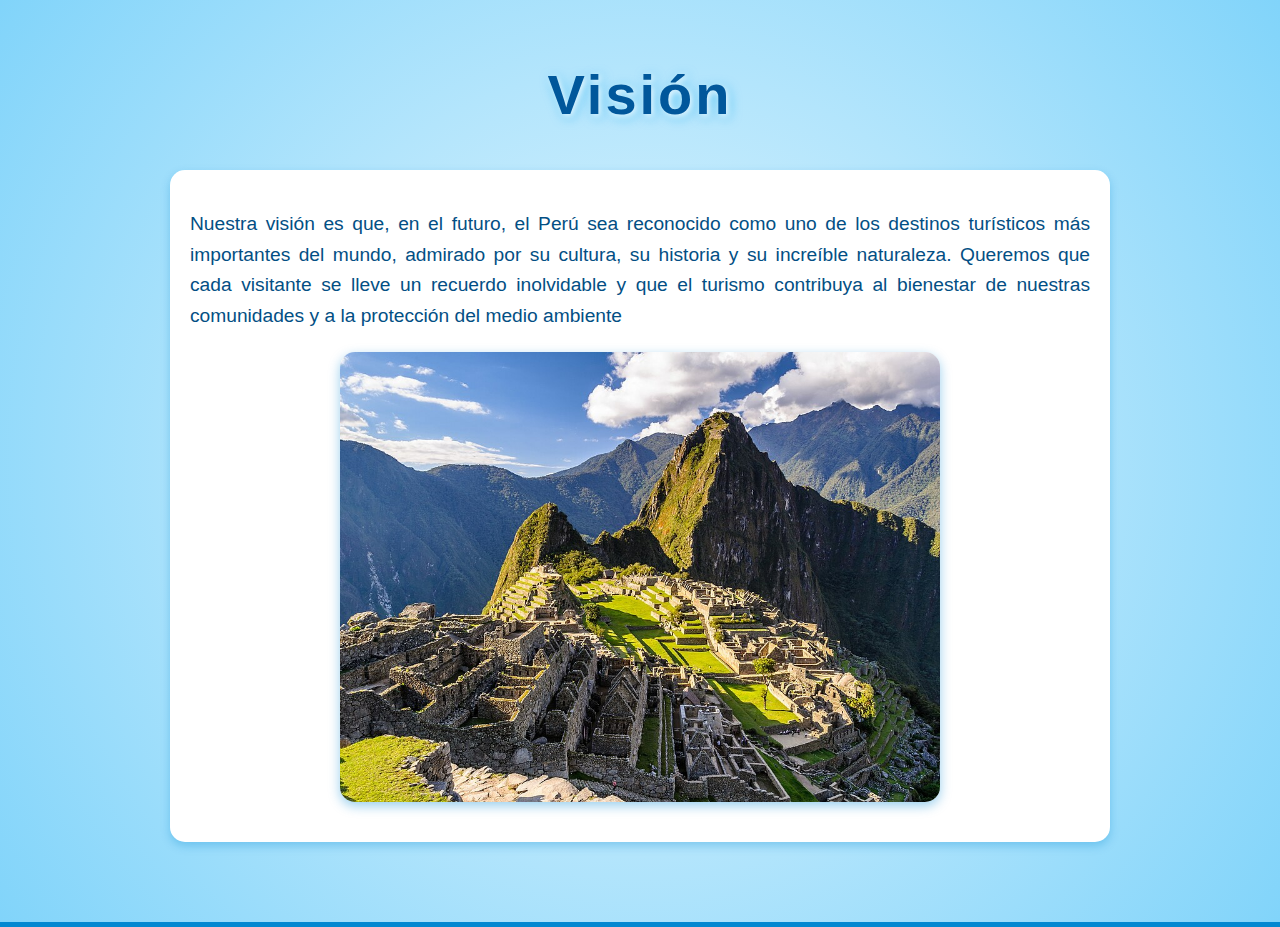
<file: vision.html>
<!DOCTYPE html>
<html lang="en">
<head>
    <meta charset="UTF-8">
    <meta name="viewport" content="width=device-width, initial-scale=1.0">
    <title>Document</title>
    <link rel="stylesheet" href="vision.css">
</head>
<body>

    <header>
    <h1>Visión</h1>
     <div class="padre"div>
        <p>Nuestra visión es que, en el futuro, el Perú sea reconocido como uno de los destinos turísticos más importantes del mundo, admirado por su cultura, su historia y su increíble naturaleza. Queremos que cada visitante se lleve un recuerdo inolvidable y que el turismo contribuya al bienestar de nuestras comunidades y a la protección del medio ambiente</p>
         <img src="lagotiticaca/Machu_Picchu,_Peru_(2018).jpg" alt="">



         </header>
</body>
</html>
</file>
<file: amazonas.css>
/* --- Estilo general --- */
body {
    font-family: 'Arial', sans-serif;
    margin: 0;
    padding: 0;
    background: linear-gradient(to bottom, #e8f5e9, #c8e6c9); /* verde claro selva */
    color: #2e3d27; /* verde bosque */
    line-height: 1.6;
}

/* --- Título principal --- */
h1 {
    text-align: center;
    background: #1b5e20; /* verde selva intenso */
    color: #fff;
    padding: 20px;
    margin: 0;
    font-size: 2.2em;
    letter-spacing: 1px;
    border-bottom: 5px solid #4caf50;
}

/* --- Contenedor padre --- */
.Padre {
    display: flex;
    justify-content: center;
    padding: 20px;
}

/* --- Contenedor hijo --- */
.hijo {
    display: grid;
    grid-template-columns: repeat(auto-fit, minmax(300px, 1fr));
    gap: 20px;
    max-width: 1200px;
    width: 100%;
}

/* --- Tarjetas (nietos) --- */
.nieto {
    background: #ffffffcc; /* blanco con transparencia */
    border: 2px solid #4caf50;
    border-radius: 15px;
    padding: 15px;
    box-shadow: 0 4px 8px rgba(0,0,0,0.2);
    transition: transform 0.3s, box-shadow 0.3s;
}

.nieto:hover {
    transform: translateY(-5px);
    box-shadow: 0 8px 15px rgba(0,0,0,0.3);
}

/* --- Títulos secundarios --- */
.nieto h2 {
    color: #1b5e20;
    text-align: center;
    font-size: 1.4em;
    margin-bottom: 10px;
    border-bottom: 2px solid #4caf50;
    padding-bottom: 5px;
}

/* --- Imágenes --- */
.nieto img {
    width: 100%;
    height: 200px;
    object-fit: cover;
    border-radius: 12px;
    margin-bottom: 10px;
}

/* --- Listas --- */
.nieto ul {
    list-style-type: "🌿 "; /* icono natural */
    padding-left: 20px;
    font-size: 0.95em;
}

/* --- Footer --- */
footer {
    text-align: center;
    background: #1b5e20;
    color: #fff;
    padding: 10px;
    margin-top: 30px;
    font-size: 0.9em;
    letter-spacing: 1px;
}
</file>
<file: contactos.css>
/* Contacto */
.contact-section {
  max-width: 900px;
  margin: 30px auto;
  padding: 18px;
}

.contact-section h2 {
  text-align: center;
  margin-bottom: 12px;
  font-size: 1.6rem;
}

.contact-form {
  background: #ffffffdd;
  border: 1px solid #d0d0d0;
  border-radius: 10px;
  padding: 16px;
  box-shadow: 0 4px 10px rgba(0,0,0,0.06);
}

.contact-form .row {
  margin-bottom: 12px;
  display: flex;
  flex-direction: column;
}

.contact-form label {
  font-weight: 600;
  margin-bottom: 6px;
}

.contact-form input[type="text"],
.contact-form input[type="email"],
.contact-form input[type="tel"],
.contact-form select,
.contact-form textarea {
  padding: 10px;
  border-radius: 8px;
  border: 1px solid #bbb;
  font-size: 0.95rem;
  outline: none;
}

.contact-form input:focus,
.contact-form textarea:focus,
.contact-form select:focus {
  box-shadow: 0 0 0 3px rgba(33,150,83,0.12);
  border-color: #219653;
}

.contact-form .consent {
  flex-direction: row;
  align-items: center;
  gap: 8px;
}

.contact-form .actions {
  display: flex;
  gap: 10px;
  align-items: center;
}

.contact-form button {
  padding: 10px 16px;
  border-radius: 8px;
  border: none;
  cursor: pointer;
  background: #2e7d32; /* verde */
  color: white;
  font-weight: 700;
}

.contact-form button.secondary {
  background: #eee;
  color: #333;
  border: 1px solid #ccc;
}

.contact-form .required { color: #d32f2f; }

.form-msg {
  margin-top: 10px;
  font-size: 0.95rem;
}
</file>
<file: kuelap.css>
/* --- Estilo general --- */
body {
    font-family: 'Segoe UI', Tahoma, Geneva, Verdana, sans-serif;
    margin: 0;
    padding: 0;
    background: linear-gradient(to bottom, #f5f5f5, #e0e0e0); /* tonos piedra */
    color: #2c3e50; /* gris azulado */
    line-height: 1.6;
}

/* --- Título principal --- */
h1 {
    text-align: center;
    background: #4e342e; /* marrón piedra */
    color: #fff;
    padding: 20px;
    margin: 0;
    font-size: 2.2em;
    letter-spacing: 1px;
    border-bottom: 5px solid #81c784; /* verde andino */
}

/* --- Contenedor principal --- */
.Padre {
    display: flex;
    justify-content: center;
    padding: 20px;
}

/* --- Hijo: estructura en cuadrícula --- */
.hijo {
    display: grid;
    grid-template-columns: repeat(auto-fit, minmax(280px, 1fr));
    gap: 20px;
    max-width: 1200px;
    width: 100%;
}

/* --- Tarjetas (nietos) --- */
.nieto {
    background: #ffffffdd; /* blanco con transparencia */
    border: 2px solid #a1887f; /* borde marrón claro */
    border-radius: 15px;
    padding: 15px;
    box-shadow: 0 4px 8px rgba(0,0,0,0.25);
    transition: transform 0.3s, box-shadow 0.3s;
}

.nieto:hover {
    transform: translateY(-6px);
    box-shadow: 0 10px 20px rgba(0,0,0,0.35);
}

/* --- Subtítulos --- */
.nieto h2 {
    color: #2e7d32; /* verde montaña */
    text-align: center;
    font-size: 1.4em;
    margin-bottom: 10px;
    border-bottom: 2px solid #81c784;
    padding-bottom: 5px;
}

/* --- Imágenes --- */
.nieto img {
    width: 100%;
    height: 200px;
    object-fit: cover;
    border-radius: 12px;
    margin-bottom: 10px;
}

/* --- Listas --- */
.nieto ul {
    list-style-type: "🪨 "; /* piedra como ícono */
    padding-left: 20px;
    font-size: 0.95em;
}

/* --- Footer --- */
footer {
    text-align: center;
    background: #4e342e; /* marrón piedra */
    color: #fff;
    padding: 10px;
    margin-top: 30px;
    font-size: 0.9em;
    letter-spacing: 1px;
}
</file>
<file: mision.css>
/* --- Estilo general --- */
body {
    font-family: 'Arial', sans-serif;
    margin: 0;
    padding: 0;
    background: #fff5f5; /* rojo muy claro de fondo */
    color: #333;
    line-height: 1.6;
}

/* --- Encabezado con fondo rojizo luminoso --- */
header {
    background: radial-gradient(circle, #fff1f1, #ffcccc, #e57373);
    padding: 50px 0;
    text-align: center;
    box-shadow: 0px 5px 15px rgba(0,0,0,0.3);
    border-bottom: 5px solid #d32f2f; /* rojo oscuro suave */
}

header h1 {
    font-size: 3.5rem;
    color: #b71c1c;  /* tono rojo intenso pero no chillón */
    margin: 0;
    font-weight: bold;
    letter-spacing: 3px;
    text-shadow: 2px 2px 6px rgba(255, 255, 255, 0.9),
                 3px 3px 12px rgba(244, 67, 54, 0.7);
    animation: aparecer 2s ease-in-out;
}

/* Animación de entrada */
@keyframes aparecer {
    from {
        opacity: 0;
        transform: scale(0.7);
    }
    to {
        opacity: 1;
        transform: scale(1);
    }
}

/* --- Contenedor principal --- */
.padre {
    max-width: 900px;
    margin: 30px auto;
    padding: 20px;
    background: #fff;  /* mantiene contraste con el rojo */
    border-radius: 15px;
    box-shadow: 0px 4px 10px rgba(211,47,47,0.3); /* sombra rojiza */
}

/* --- Texto --- */
.padre p {
    font-size: 1.2rem;
    text-align: justify;
    margin-bottom: 15px;
}

/* --- Imagen --- */
.padre img {
    display: block;
    margin: 20px auto;
    width: 80%;
    max-width: 600px;
    border-radius: 15px;
    box-shadow: 0px 4px 12px rgba(211,47,47,0.4); /* sombra roja suave */
    transition: transform 0.3s ease-in-out;
}

.padre img:hover {
    transform: scale(1.05);
}
</file>
<file: parquemanu.css>
/* --- Estilo general --- */
body {
    font-family: 'Verdana', sans-serif;
    margin: 0;
    padding: 0;
    background: linear-gradient(to bottom, #e8f5e9, #a5d6a7); /* verdes selva */
    color: #1b5e20; /* verde oscuro selva */
    line-height: 1.6;
}

/* --- Título principal --- */
h1 {
    text-align: center;
    background: #2e7d32; /* verde intenso */
    color: #fff;
    padding: 20px;
    margin: 0;
    font-size: 2.2em;
    letter-spacing: 1px;
    border-bottom: 6px solid #ffca28; /* amarillo sol */
    text-shadow: 2px 2px 5px rgba(0,0,0,0.3);
}

/* --- Contenedor principal --- */
.Padre {
    display: flex;
    justify-content: center;
    padding: 20px;
}

/* --- Hijo con diseño flexible --- */
.hijo {
    display: grid;
    grid-template-columns: repeat(auto-fit, minmax(280px, 1fr));
    gap: 20px;
    max-width: 1200px;
    width: 100%;
}

/* --- Tarjetas --- */
.nieto {
    background: #ffffffdd;
    border: 2px solid #66bb6a; /* verde hoja */
    border-radius: 15px;
    padding: 15px;
    box-shadow: 0 4px 8px rgba(0,0,0,0.25);
    transition: transform 0.3s, box-shadow 0.3s;
}

.nieto:hover {
    transform: scale(1.03);
    box-shadow: 0 12px 22px rgba(0,0,0,0.35);
}

/* --- Subtítulos --- */
.nieto h2 {
    color: #ef6c00; /* naranja amazónico */
    text-align: center;
    font-size: 1.4em;
    margin-bottom: 10px;
    border-bottom: 2px solid #ffca28;
    padding-bottom: 5px;
}

/* --- Imágenes --- */
.nieto img {
    width: 100%;
    height: 200px;
    object-fit: cover;
    border-radius: 12px;
    margin-bottom: 10px;
}

/* --- Listas --- */
.nieto ul {
    list-style-type: "🐒 "; /* ícono selva */
    padding-left: 20px;
    font-size: 0.95em;
}

/* --- Footer --- */
footer {
    text-align: center;
    background: #2e7d32; /* verde selva */
    color: #fff;
    padding: 12px;
    margin-top: 30px;
    font-size: 0.9em;
    letter-spacing: 1px;
}
</file>
<file: quienessomos.css>
/* --- Estilo general --- */
body {
    font-family: 'Arial', sans-serif;
    margin: 0;
    padding: 0;
    background: #f0f8ff;
    color: #333;
    line-height: 1.6;
}

/* --- Encabezado con fondo luminoso --- */
header {
    background: radial-gradient(circle, #fff8e1, #ffe082, #ffca28);
    padding: 50px 0;
    text-align: center;
    box-shadow: 0px 5px 15px rgba(0,0,0,0.3);
    border-bottom: 5px solid #ff9800;
}

header h1 {
    font-size: 3.5rem;        /* título más grande */
    color: #212121;
    margin: 0;
    font-weight: bold;
    letter-spacing: 3px;
    text-shadow: 2px 2px 6px rgba(255, 255, 255, 0.9),
                 3px 3px 12px rgba(255, 193, 7, 0.8);
    animation: aparecer 2s ease-in-out;
}

/* Animación de entrada */
@keyframes aparecer {
    from {
        opacity: 0;
        transform: scale(0.7);
    }
    to {
        opacity: 1;
        transform: scale(1);
    }
}

/* --- Contenedor principal --- */
.padre {
    max-width: 900px;
    margin: 30px auto;
    padding: 20px;
    background: white;
    border-radius: 15px;
    box-shadow: 0px 4px 10px rgba(0,0,0,0.2);
}

/* --- Texto --- */
.padre p {
    font-size: 1.2rem;
    text-align: justify;
    margin-bottom: 15px;
}

/* --- Imagen --- */
.padre img {
    display: block;
    margin: 20px auto;
    width: 80%;
    max-width: 600px;
    border-radius: 15px;
    box-shadow: 0px 4px 12px rgba(0,0,0,0.3);
    transition: transform 0.3s ease-in-out;
}

.padre img:hover {
    transform: scale(1.05);
}
</file>
<file: vision.css>
/* --- Estilo general --- */
body {
    font-family: 'Arial', sans-serif;
    margin: 0;
    padding: 0;
    /* Fondo pastel celeste degradado */
    background: linear-gradient(135deg, #e0f7fa, #b3e5fc, #e1f5fe);
    color: #333;
    line-height: 1.6;
}

/* --- Encabezado con fondo celeste luminoso --- */
header {
    background: radial-gradient(circle, #e1f5fe, #b3e5fc, #81d4fa);
    padding: 50px 0;
    text-align: center;
    box-shadow: 0px 5px 15px rgba(0,0,0,0.2);
    border-bottom: 5px solid #0288d1; /* azul medio suave */
}

header h1 {
    font-size: 3.5rem;
    color: #01579b;  /* azul más fuerte para contraste */
    margin: 0;
    font-weight: bold;
    letter-spacing: 3px;
    text-shadow: 2px 2px 6px rgba(255, 255, 255, 0.9),
                 3px 3px 12px rgba(3, 169, 244, 0.6);
    animation: aparecer 2s ease-in-out;
}

/* Animación de entrada */
@keyframes aparecer {
    from {
        opacity: 0;
        transform: scale(0.7);
    }
    to {
        opacity: 1;
        transform: scale(1);
    }
}

/* --- Contenedor principal --- */
.padre {
    max-width: 900px;
    margin: 30px auto;
    padding: 20px;
    background: #ffffff;  /* contraste limpio */
    border-radius: 15px;
    box-shadow: 0px 4px 10px rgba(2,136,209,0.3); /* sombra azul */
}

/* --- Texto --- */
.padre p {
    font-size: 1.2rem;
    text-align: justify;
    margin-bottom: 15px;
    color: #034f84; /* azul grisáceo suave */
}

/* --- Imagen --- */
.padre img {
    display: block;
    margin: 20px auto;
    width: 80%;
    max-width: 600px;
    border-radius: 15px;
    box-shadow: 0px 4px 12px rgba(2,136,209,0.4); /* sombra azul */
    transition: transform 0.3s ease-in-out;
}

.padre img:hover {
    transform: scale(1.05);
}
</file>
<file: index.css>
/* Reset básico */
* {
  margin: 0;
  padding: 0;
  box-sizing: border-box;
  font-family: 'Segoe UI', Tahoma, Geneva, Verdana, sans-serif;
}

/* Estilo del body */
body {
  background-color: #f9f9f9;
  color: #333;
  line-height: 1.6;
}

/* Encabezado */
header {
  background: linear-gradient(90deg, #a4161a, #ba181b, #e5383b);
  color: #fff;
  padding: 20px;
  text-align: center;
}

header h1 {
  font-size: 2rem;
  margin-bottom: 10px;
}

/* Menú de navegación */
nav ul {
  list-style: none;
  display: flex;
  justify-content: center;
  gap: 25px;
  flex-wrap: wrap;
}

nav ul li {
  position: relative;
}

nav ul li a,
nav ul li {
  color: #fff;
  text-decoration: none;
  font-weight: bold;
  padding: 8px 12px;
  transition: background 0.3s ease, color 0.3s ease;
  border-radius: 5px;
}

nav ul li:hover {
  background: rgba(255, 255, 255, 0.2);
  cursor: pointer;
}

/* Submenú */
nav ul li ul {
  position: absolute;
  top: 35px;
  left: 0;
  background: #ba181b;
  list-style: none;
  padding: 10px 0;
  display: none;
  min-width: 220px;
  border-radius: 5px;
}

nav ul li:hover ul {
  display: block;
}

nav ul li ul li {
  padding: 8px 15px;
}

nav ul li ul li:hover {
  background: rgba(255, 255, 255, 0.2);
}

/* Main */
main {
  padding: 30px;
  max-width: 900px;
  margin: auto;
}

main h2, main h3 {
  color: #a4161a;
  margin-bottom: 10px;
}

main p {
  margin-bottom: 15px;
  text-align: justify;
}

main ul {
  margin-left: 20px;
  margin-bottom: 20px;
}

main li {
  margin-bottom: 10px;
}

/* Footer */
footer {
  background: #161a1d;
  color: #fff;
  text-align: center;
  padding: 15px 10px;
  margin-top: 40px;
  font-size: 0.9rem;
}
/* --- Estilos para la sección Contacto --- */
.contact-section {
  max-width: 800px;
  margin: 50px auto;
  padding: 20px;
}

.contact-section h2 {
  text-align: center;
  margin-bottom: 15px;
  font-size: 1.6rem;
}

.contact-form {
  background: #fff;
  border: 1px solid #ddd;
  padding: 20px;
  border-radius: 10px;
}

.contact-form .row {
  margin-bottom: 15px;
  display: flex;
  flex-direction: column;
}

.contact-form label {
  margin-bottom: 5px;
  font-weight: bold;
}

.contact-form input,
.contact-form textarea,
.contact-form select {
  padding: 10px;
  border-radius: 6px;
  border: 1px solid #ccc;
}

.contact-form input:focus,
.contact-form textarea:focus,
.contact-form select:focus {
  outline: none;
  border-color: #2e7d32;
  box-shadow: 0 0 5px rgba(46,125,50,0.3);
}

.contact-form .consent {
  flex-direction: row;
  align-items: center;
  gap: 8px;
}

.contact-form .actions {
  display: flex;
  gap: 10px;
  align-items: center;
}

.contact-form button {
  background: #2e7d32;
  color: white;
  border: none;
  padding: 10px 20px;
  border-radius: 6px;
  cursor: pointer;
  font-weight: bold;
}

.contact-form button.secondary {
  background: #eee;
  color: #333;
  border: 1px solid #ccc;
}

.form-msg {
  margin-top: 10px;
  font-size: 0.95rem;
}
</file>
<file: barranco.css>
/* Reset básico */
* {
  margin: 0;
  padding: 0;
  box-sizing: border-box;
}

/* Body con fondo suave y fuente moderna */
body {
  font-family: 'Segoe UI', Tahoma, Geneva, Verdana, sans-serif;
  background: linear-gradient(135deg, #a8c0ff 0%, #3f2b96 100%);
  color: #f0f0f0;
  padding: 40px 20px;
  min-height: 100vh;
  display: flex;
  flex-direction: column;
  align-items: center;
}

/* Título principal */
h1 {
  font-size: 3rem;
  font-weight: 800;
  margin-bottom: 50px;
  text-align: center;
  color: #f9f9f9;
  text-shadow: 2px 2px 8px rgba(0, 0, 0, 0.6);
  letter-spacing: 0.1em;
}

/* Contenedor principal */
.Padre {
  display: flex;
  justify-content: center;
  width: 100%;
}

.hijo {
  display: flex;
  flex-wrap: wrap;
  gap: 35px;
  max-width: 1200px;
  justify-content: center;
}

/* Tarjetas limpias y con fondo semitransparente */
.nieto {
  background: rgba(255, 255, 255, 0.12);
  border-radius: 18px;
  box-shadow: 0 8px 25px rgba(0, 0, 0, 0.35);
  border: 2px solid rgba(255, 255, 255, 0.3);
  padding: 25px 30px;
  width: 100%;
  max-width: 500px;
  transition: transform 0.3s ease, box-shadow 0.3s ease;
  cursor: default;
  backdrop-filter: blur(8px);
  -webkit-backdrop-filter: blur(8px);
}

.nieto:hover {
  transform: translateY(-10px);
  box-shadow: 0 15px 40px rgba(0, 0, 0, 0.6);
}

/* Títulos de sección */
.nieto h2 {
  font-size: 2rem;
  font-weight: 700;
  margin-bottom: 20px;
  color: #e0e7ff;
  border-bottom: 3px solid #7f9cf5;
  padding-bottom: 8px;
  letter-spacing: 0.05em;
  font-family: 'Poppins', sans-serif;
}

/* Imágenes con bordes redondeados y sombra */
.nieto img {
  width: 100%;
  height: 260px;
  object-fit: cover;
  border-radius: 14px;
  box-shadow: 0 8px 18px rgba(0, 0, 0, 0.4);
  margin: 20px 0;
  transition: transform 0.4s ease;
}

.nieto img:hover {
  transform: scale(1.05);
}

/* Listas estilizadas */
.nieto ul {
  list-style: none;
  padding-left: 0;
  margin-top: 10px;
}

.nieto li {
  position: relative;
  padding-left: 26px;
  margin-bottom: 15px;
  font-size: 1.1rem;
  line-height: 1.7;
  color: #d7d9f0;
  font-weight: 500;
  font-family: 'Segoe UI', Tahoma, Geneva, Verdana, sans-serif;
}

/* Viñetas personalizadas - círculo azul claro */
.nieto li::before {
  content: "";
  position: absolute;
  left: 0;
  top: 10px;
  width: 10px;
  height: 10px;
  background: #7f9cf5;
  border-radius: 50%;
  box-shadow: 0 0 8px #7f9cf5;
}

/* Footer simple */
footer {
  margin-top: 70px;
  padding: 20px 0;
  width: 100%;
  text-align: center;
  color: #cbd5e1;
  font-weight: 600;
  border-top: 1px solid rgba(255, 255, 255, 0.15);
  font-family: 'Segoe UI', Tahoma, Geneva, Verdana, sans-serif;
}

/* Responsive para móvil */
@media (max-width: 768px) {
  h1 {
    font-size: 2.2rem;
  }

  .nieto {
    max-width: 100%;
  }
}
</file>
<file: cañondecolca.css>
/* Archivo: croma.css - estilo elegante */

/* Reset y base */
* {
    margin: 0;
    padding: 0;
    box-sizing: border-box;
    font-family: 'Georgia', serif;
    color: #2c3e50;
}

body {
    background: #fdfaf6;
    padding: 30px 15px;
    line-height: 1.7;
}

/* Título principal */
h1 {
    font-family: 'Palatino Linotype', 'Book Antiqua', Palatino, serif;
    font-weight: 700;
    font-size: 3rem;
    text-align: center;
    color: #4b3b2b;
    margin-bottom: 50px;
    text-shadow: 1px 1px 3px rgba(75, 59, 43, 0.4);
}

/* Contenedor padre */
.Padre {
    max-width: 1100px;
    margin: 0 auto;
}

/* Contenedor hijo con flexbox */
.hijo {
    display: flex;
    flex-wrap: wrap;
    gap: 40px;
    justify-content: center;
}

/* Tarjetas de contenido (nietos) */
.nieto {
    background: #fffaf3;
    border: 1.5px solid #d1c7b7;
    border-radius: 16px;
    width: 300px;
    box-shadow: 0 15px 30px rgba(75, 59, 43, 0.15);
    padding: 25px;
    transition: box-shadow 0.4s ease, transform 0.3s ease;
    text-align: center;
}

.nieto:hover {
    box-shadow: 0 25px 45px rgba(75, 59, 43, 0.3);
    transform: translateY(-10px);
}

/* Subtítulos */
.nieto h2 {
    font-family: 'Palatino Linotype', 'Book Antiqua', Palatino, serif;
    font-weight: 600;
    font-size: 1.6rem;
    color: #6a5841;
    margin-bottom: 20px;
}

/* Imágenes */
.nieto img {
    width: 100%;
    border-radius: 12px;
    box-shadow: 0 8px 18px rgba(75, 59, 43, 0.2);
    margin-bottom: 22px;
    object-fit: cover;
}

/* Listas */
.nieto ul {
    list-style-type: disc;
    margin-left: 20px;
    text-align: left;
    font-size: 1rem;
    color: #5a4b38;
}

.nieto ul li {
    margin-bottom: 12px;
}

/* Pie de página */
footer {
    margin-top: 60px;
    text-align: center;
    color: #87775f;
    font-style: italic;
    font-size: 1rem;
}

/* Responsividad */
@media (max-width: 768px) {
    .hijo {
        flex-direction: column;
        gap: 35px;
        align-items: center;
    }

    .nieto {
        width: 90%;
    }
}
</file>
<file: chanchan.css>
/* Reset básico */
* {
  margin: 0;
  padding: 0;
  box-sizing: border-box;
}

/* Body con fondo cálido y tipografía legible */
body {
  font-family: 'Segoe UI', Tahoma, Geneva, Verdana, sans-serif;
  background: #f3e9dc; /* tono beige cálido */
  color: #4b3b2b; /* marrón oscuro */
  padding: 40px 20px;
  min-height: 100vh;
  display: flex;
  flex-direction: column;
  align-items: center;
}

/* Título principal */
h1 {
  font-size: 3rem;
  font-weight: 700;
  margin-bottom: 50px;
  color: #a0522d; /* sienna oscuro */
  text-align: center;
  text-shadow: 1px 1px 3px rgba(160, 82, 45, 0.3);
}

/* Contenedor principal */
.Padre {
  display: flex;
  justify-content: center;
  width: 100%;
}

.hijo {
  display: flex;
  flex-wrap: wrap;
  gap: 30px;
  max-width: 1200px;
  justify-content: center;
}

/* Tarjetas individuales estilo maya */
.nieto {
  background: #fff7f0;
  border-radius: 20px;
  box-shadow: 0 8px 20px rgba(165, 105, 60, 0.25);
  border: 3px solid #c77c3c;
  padding: 25px 30px;
  width: 100%;
  max-width: 520px;
  transition: transform 0.3s ease, box-shadow 0.3s ease;
  cursor: default;
}

.nieto:hover {
  transform: translateY(-8px);
  box-shadow: 0 12px 30px rgba(165, 105, 60, 0.45);
}

/* Títulos de sección */
.nieto h2 {
  font-size: 1.8rem;
  color: #8b4513; /* marrón madera */
  margin-bottom: 15px;
  border-bottom: 3px solid #d2691e; /* chocolate */
  padding-bottom: 8px;
  font-weight: 700;
  letter-spacing: 0.05em;
  font-family: 'Palatino Linotype', 'Georgia', serif;
}

/* Imágenes con borde y sombra suave */
.nieto img {
  width: 100%;
  border-radius: 15px;
  margin: 20px 0;
  box-shadow: 0 6px 15px rgba(0,0,0,0.1);
  object-fit: cover;
  height: 250px;
  transition: transform 0.4s ease;
}

.nieto img:hover {
  transform: scale(1.04);
}

/* Listas estilizadas */
.nieto ul {
  list-style: none;
  padding-left: 0;
  margin-top: 10px;
}

.nieto li {
  position: relative;
  padding-left: 28px;
  margin-bottom: 14px;
  font-size: 1.1rem;
  line-height: 1.6;
  color: #5b4330;
  font-weight: 500;
  font-family: 'Segoe UI', Tahoma, Geneva, Verdana, sans-serif;
}

/* Viñeta personalizada estilo maya */
.nieto li::before {
  content: "▲";
  position: absolute;
  left: 0;
  top: 4px;
  font-size: 1.2rem;
  color: #c1622e; /* naranja quemado */
  transform: rotate(180deg);
}

/* Footer simple centrado */
footer {
  margin-top: 60px;
  padding: 20px 0;
  width: 100%;
  text-align: center;
  color: #a0522d;
  font-weight: 600;
  border-top: 1px solid #c77c3c;
  font-family: 'Segoe UI', Tahoma, Geneva, Verdana, sans-serif;
}

/* Responsive para móvil */
@media (max-width: 768px) {
  h1 {
    font-size: 2.2rem;
  }

  .nieto {
    max-width: 100%;
  }
}
</file>
<file: cuscoyelvallesagrado.css>
/* Reset básico para margen y padding */
* {
    margin: 0;
    padding: 0;
    box-sizing: border-box;
}

/* Estilo general del body */
body {
    font-family: 'Segoe UI', Tahoma, Geneva, Verdana, sans-serif;
    background-color: #fdf6e3; /* color suave, cálido */
    color: #333;
    line-height: 1.6;
    padding: 20px;
}

/* Título principal */
h1 {
    text-align: center;
    color: #7b3e00; /* tono marrón */
    margin-bottom: 30px;
    font-size: 2.5rem;
}

/* Contenedor padre para organizar secciones */
.Padre {
    display: flex;
    flex-wrap: wrap;
    gap: 20px;
    justify-content: center;
}

/* Cada hijo ocupa aproximadamente un tercio del ancho en escritorio, y 100% en móvil */
.hijo {
    flex: 1 1 300px;
    max-width: 350px;
}

/* Nietos son las cajas de contenido específicas */
.nieto {
    background-color: #fff;
    border: 2px solid #d9cba3;
    border-radius: 10px;
    padding: 15px;
    box-shadow: 0 4px 8px rgba(123, 62, 0, 0.1);
    margin-bottom: 20px;
    transition: transform 0.3s ease;
}

.nieto:hover {
    transform: translateY(-5px);
}

/* Subtítulos */
.nieto h2 {
    color: #b36b00;
    margin-bottom: 12px;
    font-size: 1.4rem;
    text-align: center;
}

/* Imágenes: tamaño fijo y centradas */
.nieto img {
    width: 100%;
    height: auto;
    border-radius: 8px;
    margin-bottom: 12px;
    display: block;
    object-fit: cover;
}

/* Listas con viñetas claras */
.nieto ul {
    list-style-type: disc;
    padding-left: 20px;
}

.nieto ul li {
    margin-bottom: 8px;
}

/* Footer centrado */
footer {
    text-align: center;
    padding: 15px 0;
    margin-top: 40px;
    font-size: 0.9rem;
    color: #666;
    border-top: 1px solid #ccc;
}

/* Responsive para pantallas pequeñas */
@media (max-width: 768px) {
    .Padre {
        flex-direction: column;
        align-items: center;
    }

    .hijo {
        max-width: 90%;
    }
}
</file>
<file: lagotiticaca.css>
/* Reset básico */
* {
  margin: 0;
  padding: 0;
  box-sizing: border-box;
}

/* Body con fondo oscuro degradado */
body {
  font-family: 'Segoe UI', Tahoma, Geneva, Verdana, sans-serif;
  background: linear-gradient(135deg, #1f2937, #374151);
  color: #f3f4f6;
  padding: 50px 20px;
  min-height: 100vh;
}

/* Título principal */
h1 {
  text-align: center;
  font-size: 3rem;
  font-weight: 700;
  margin-bottom: 60px;
  color: #fbbf24; /* amarillo dorado */
  text-shadow: 0 0 8px #fbbf24;
}

/* Contenedor principal flexible */
.Padre {
  display: flex;
  justify-content: center;
}

.hijo {
  display: flex;
  flex-wrap: wrap;
  gap: 30px;
  max-width: 1200px;
  justify-content: center;
}

/* Tarjetas con efecto glassmorphism */
.nieto {
  background: rgba(255, 255, 255, 0.1);
  border-radius: 20px;
  border: 1px solid rgba(255, 255, 255, 0.25);
  box-shadow: 0 8px 32px rgba(255, 255, 255, 0.07);
  backdrop-filter: blur(12px);
  -webkit-backdrop-filter: blur(12px);
  padding: 25px 30px;
  width: 100%;
  max-width: 520px;
  transition: transform 0.3s ease, box-shadow 0.3s ease;
  cursor: default;
}

.nieto:hover {
  transform: translateY(-10px);
  box-shadow: 0 12px 40px rgba(255, 255, 255, 0.15);
}

/* Título de sección */
.nieto h2 {
  font-size: 1.8rem;
  color: #fbbf24;
  margin-bottom: 15px;
  border-bottom: 2px solid #fbbf24;
  padding-bottom: 8px;
  font-weight: 700;
  letter-spacing: 0.05em;
}

/* Imágenes con borde redondeado y sombra */
.nieto img {
  width: 100%;
  border-radius: 15px;
  margin: 20px 0;
  box-shadow: 0 6px 20px rgba(0,0,0,0.5);
  object-fit: cover;
  height: 250px;
  transition: transform 0.4s ease;
}

.nieto img:hover {
  transform: scale(1.05) rotate(1deg);
}

/* Listas estilizadas con iconos personalizados */
.nieto ul {
  list-style: none;
  padding-left: 0;
  margin-top: 10px;
}

.nieto li {
  position: relative;
  padding-left: 28px;
  margin-bottom: 14px;
  font-size: 1.1rem;
  line-height: 1.6;
  color: #e5e7eb;
  font-weight: 500;
  letter-spacing: 0.01em;
}

/* Usamos un emoji personalizado en lugar de bullet */
.nieto li::before {
  content: "✨";
  position: absolute;
  left: 0;
  top: 2px;
  font-size: 1.3rem;
  color: #fbbf24;
}

/* Responsive para móviles */
@media (max-width: 768px) {
  h1 {
    font-size: 2.2rem;
  }

  .nieto {
    max-width: 100%;
  }
}
</file>
<file: oasis.css>
/* Reset básico para consistencia entre navegadores */
* {
    margin: 0;
    padding: 0;
    box-sizing: border-box;
}

/* Cuerpo general */
body {
    font-family: 'Palatino Linotype', 'Georgia', serif;
    background: linear-gradient(to right, #f6f3ef, #e9e4dc);
    color: #2c2c2c;
    padding: 40px 20px;
}

/* Título principal */
h1 {
    text-align: center;
    font-size: 3em;
    color: #7b4f2c;
    margin-bottom: 50px;
    font-weight: 700;
    text-shadow: 1px 1px 2px rgba(0,0,0,0.1);
}

/* Contenedor principal */
.Padre {
    display: flex;
    justify-content: center;
}

.hijo {
    display: flex;
    flex-wrap: wrap;
    max-width: 1200px;
    gap: 30px;
    justify-content: center;
}

/* Secciones individuales */
.nieto {
    background: #fffaf5;
    border-radius: 12px;
    box-shadow: 0 10px 25px rgba(0, 0, 0, 0.07);
    border: 1px solid #ded2c2;
    padding: 25px;
    width: 100%;
    max-width: 540px;
    transition: transform 0.3s ease, box-shadow 0.3s ease;
}

.nieto:hover {
    transform: translateY(-6px);
    box-shadow: 0 14px 35px rgba(0, 0, 0, 0.1);
}

/* Títulos de sección */
.nieto h2 {
    font-size: 1.7em;
    color: #a05a2c;
    margin-bottom: 15px;
    border-bottom: 2px solid #e0d6c9;
    padding-bottom: 5px;
}

/* Estilo para imágenes */
.nieto img {
    display: block;
    width: 100%;
    max-width: 100%;
    height: auto;
    border-radius: 10px;
    margin: 20px 0;
    transition: transform 0.3s ease, filter 0.3s ease;
    border: 1px solid #ccc;
    object-fit: cover;
}

/* Efecto de zoom suave */
.nieto img:hover {
    transform: scale(1.02);
    filter: brightness(95%) contrast(105%);
}

/* Listas sin bullets estándar */
.nieto ul {
    list-style: none;
    padding-left: 0;
    margin-top: 10px;
}

/* Ítems de lista con ícono clásico */
.nieto li {
    position: relative;
    padding-left: 28px;
    margin-bottom: 12px;
    font-size: 1.05em;
    line-height: 1.6;
}

.nieto li::before {
    content: "•";
    position: absolute;
    left: 0;
    color: #a05a2c;
    font-size: 1.3em;
    line-height: 1;
}

/* Responsivo para móviles y tablets */
@media (max-width: 768px) {
    h1 {
        font-size: 2.2em;
    }

    .nieto {
        max-width: 100%;
    }
}
</file>
<file: parquenacionalhuascaran.css>
/* Reset básico para asegurar consistencia en navegadores */
* {
    margin: 0;
    padding: 0;
    box-sizing: border-box;
}

body {
    font-family: 'Segoe UI', Tahoma, Geneva, Verdana, sans-serif;
    line-height: 1.6;
    background-color: #f4f4f4;
    color: #333;
    padding: 20px;
}

/* Título principal */
h1 {
    text-align: center;
    margin-bottom: 30px;
    font-size: 2.5em;
    color: #2c3e50;
}

/* Contenedor principal */
.Padre {
    display: flex;
    justify-content: center;
}

.hijo {
    display: flex;
    flex-wrap: wrap;
    max-width: 1200px;
    gap: 20px;
    justify-content: center;
}

/* Cada bloque de información (nieto) */
.nieto {
    background-color: #ffffff;
    border-radius: 10px;
    box-shadow: 0 4px 8px rgba(0,0,0,0.1);
    width: 100%;
    max-width: 550px;
    padding: 20px;
    transition: transform 0.3s ease;
}

.nieto:hover {
    transform: scale(1.02);
}

/* Títulos de sección */
.nieto h2 {
    color: #27ae60;
    margin-bottom: 10px;
    font-size: 1.6em;
    border-bottom: 2px solid #ddd;
    padding-bottom: 5px;
}

/* Imágenes */
.nieto img {
    width: 100%;
    height: auto;
    border-radius: 8px;
    margin: 15px 0;
}

/* Listas de contenido */
.nieto ul {
    list-style-type: disc;
    padding-left: 20px;
}

.nieto li {
    margin-bottom: 10px;
}

/* Footer */
footer {
    margin-top: 40px;
    text-align: center;
    padding: 15px 0;
    background-color: #2c3e50;
    color: #ecf0f1;
    border-radius: 5px;
    font-size: 0.9em;
}

/* Responsividad para móviles */
@media (max-width: 768px) {
    .nieto {
        width: 100%;
    }

    h1 {
        font-size: 2em;
    }
}
</file>
